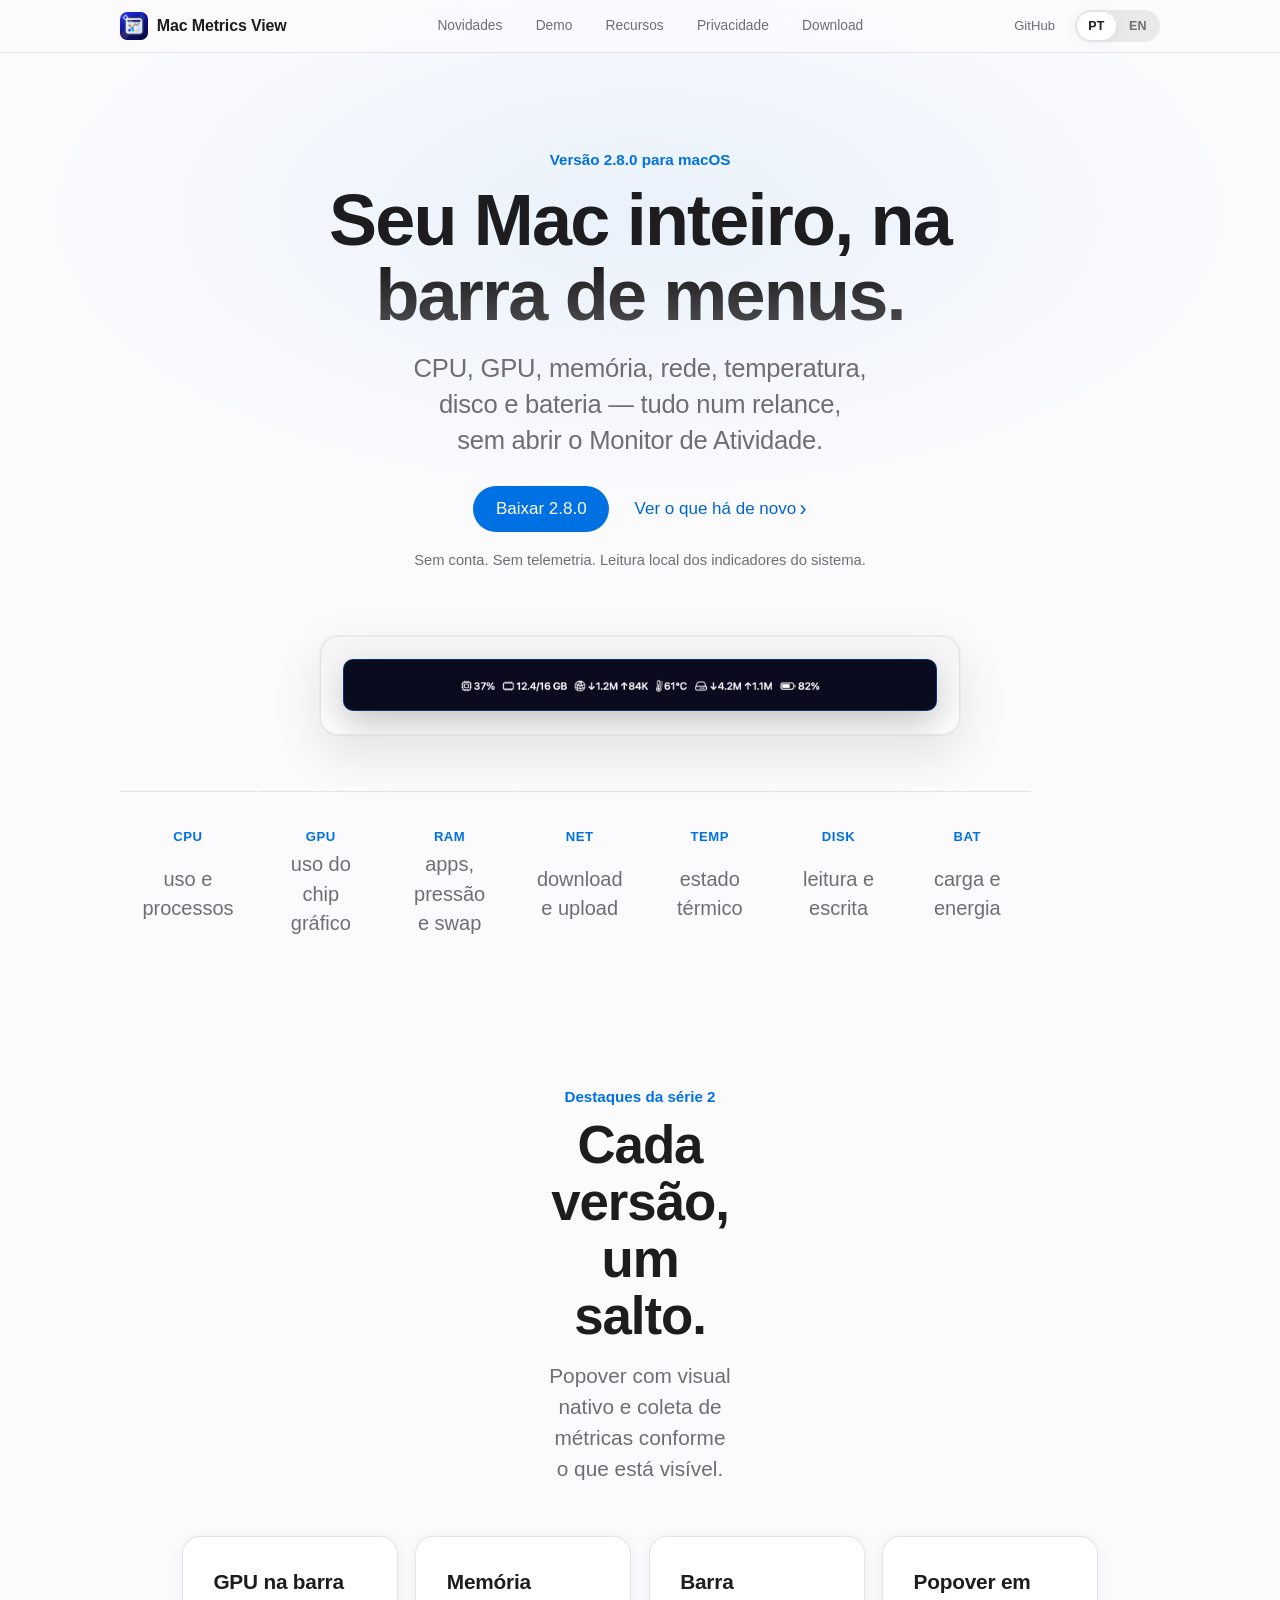
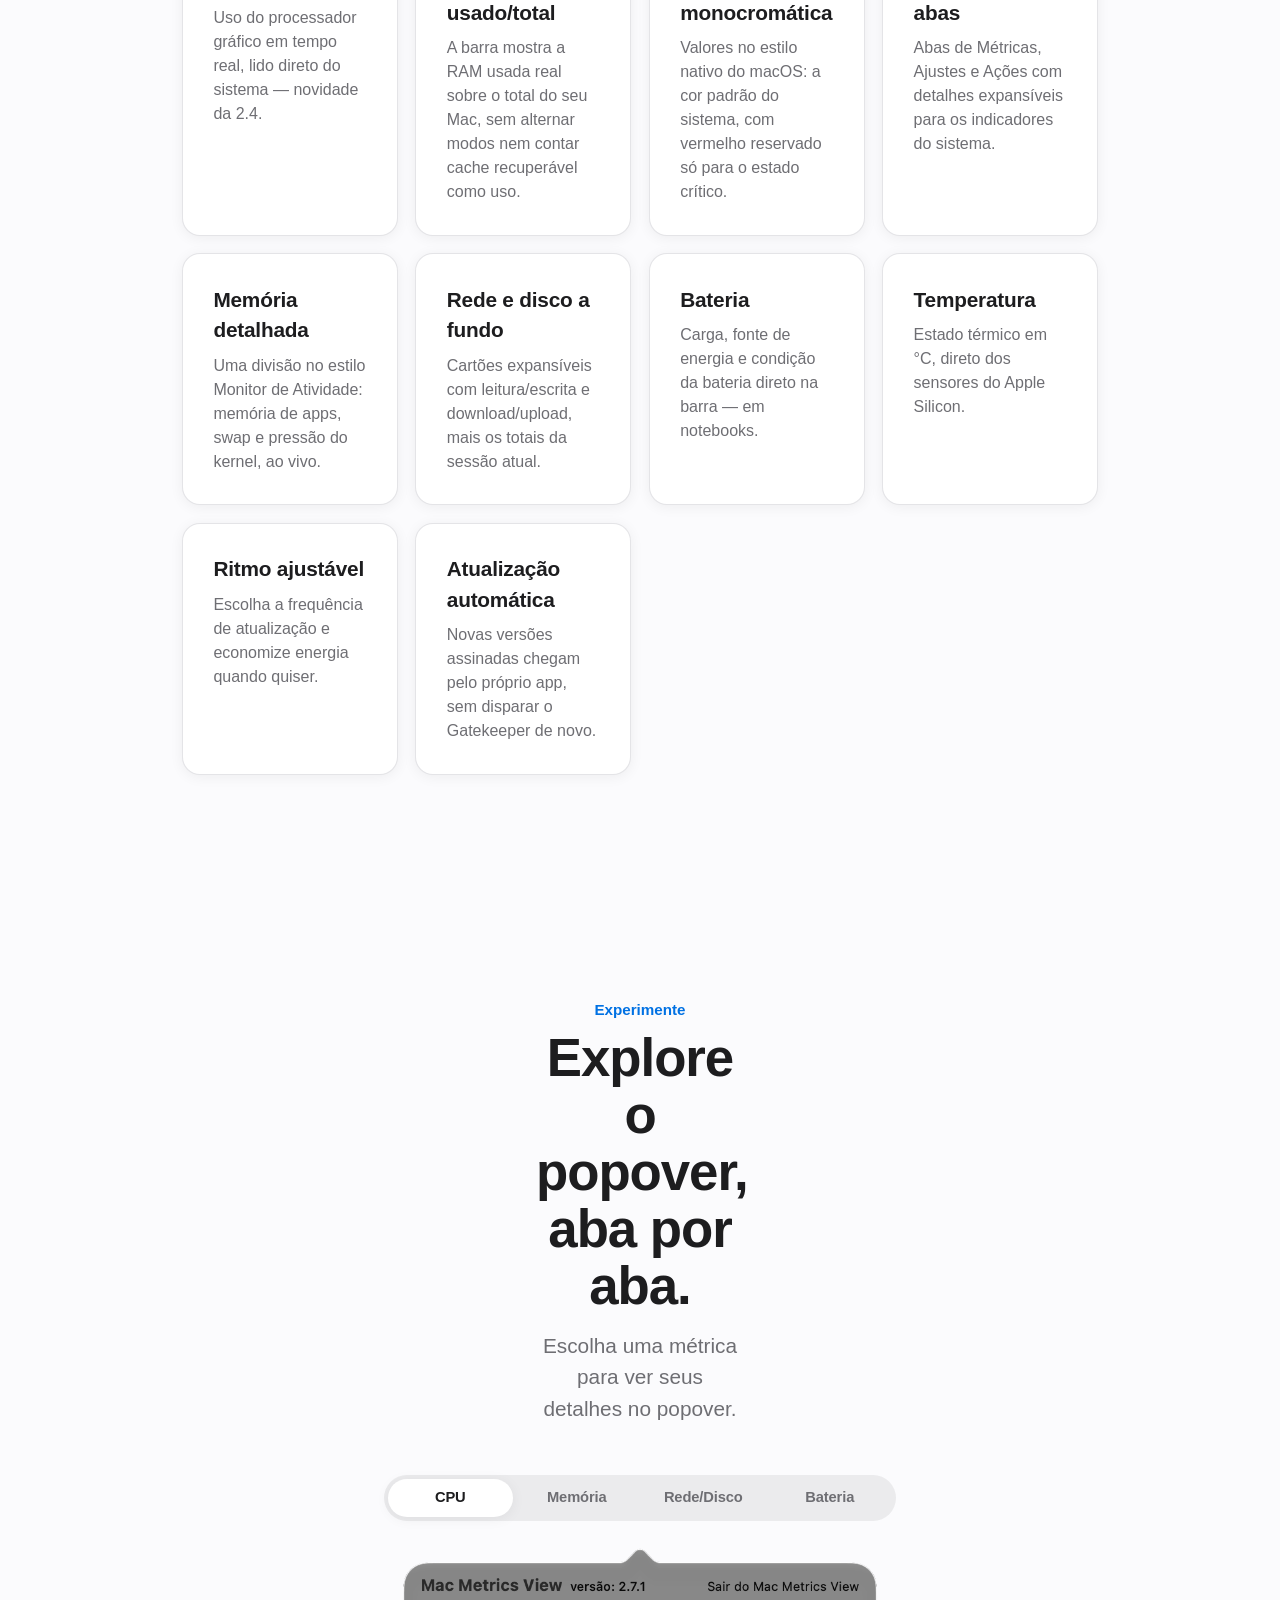
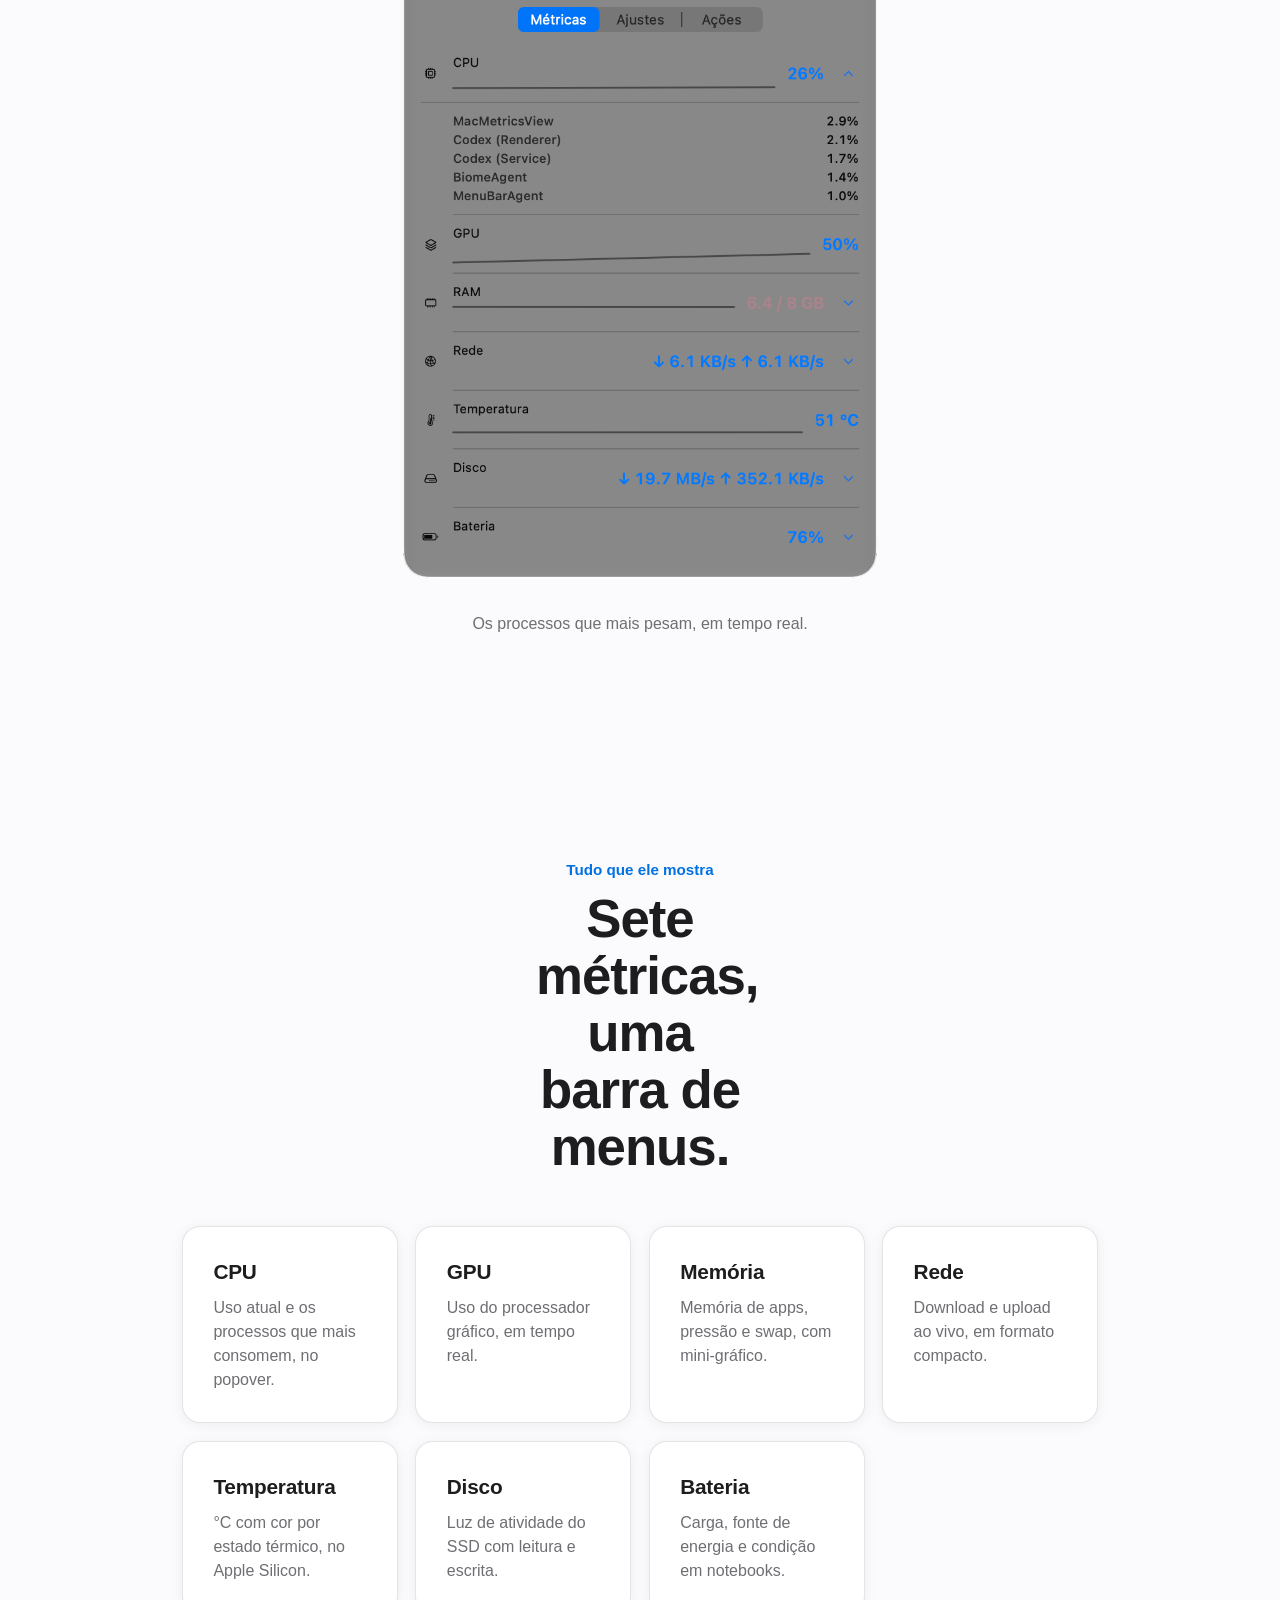
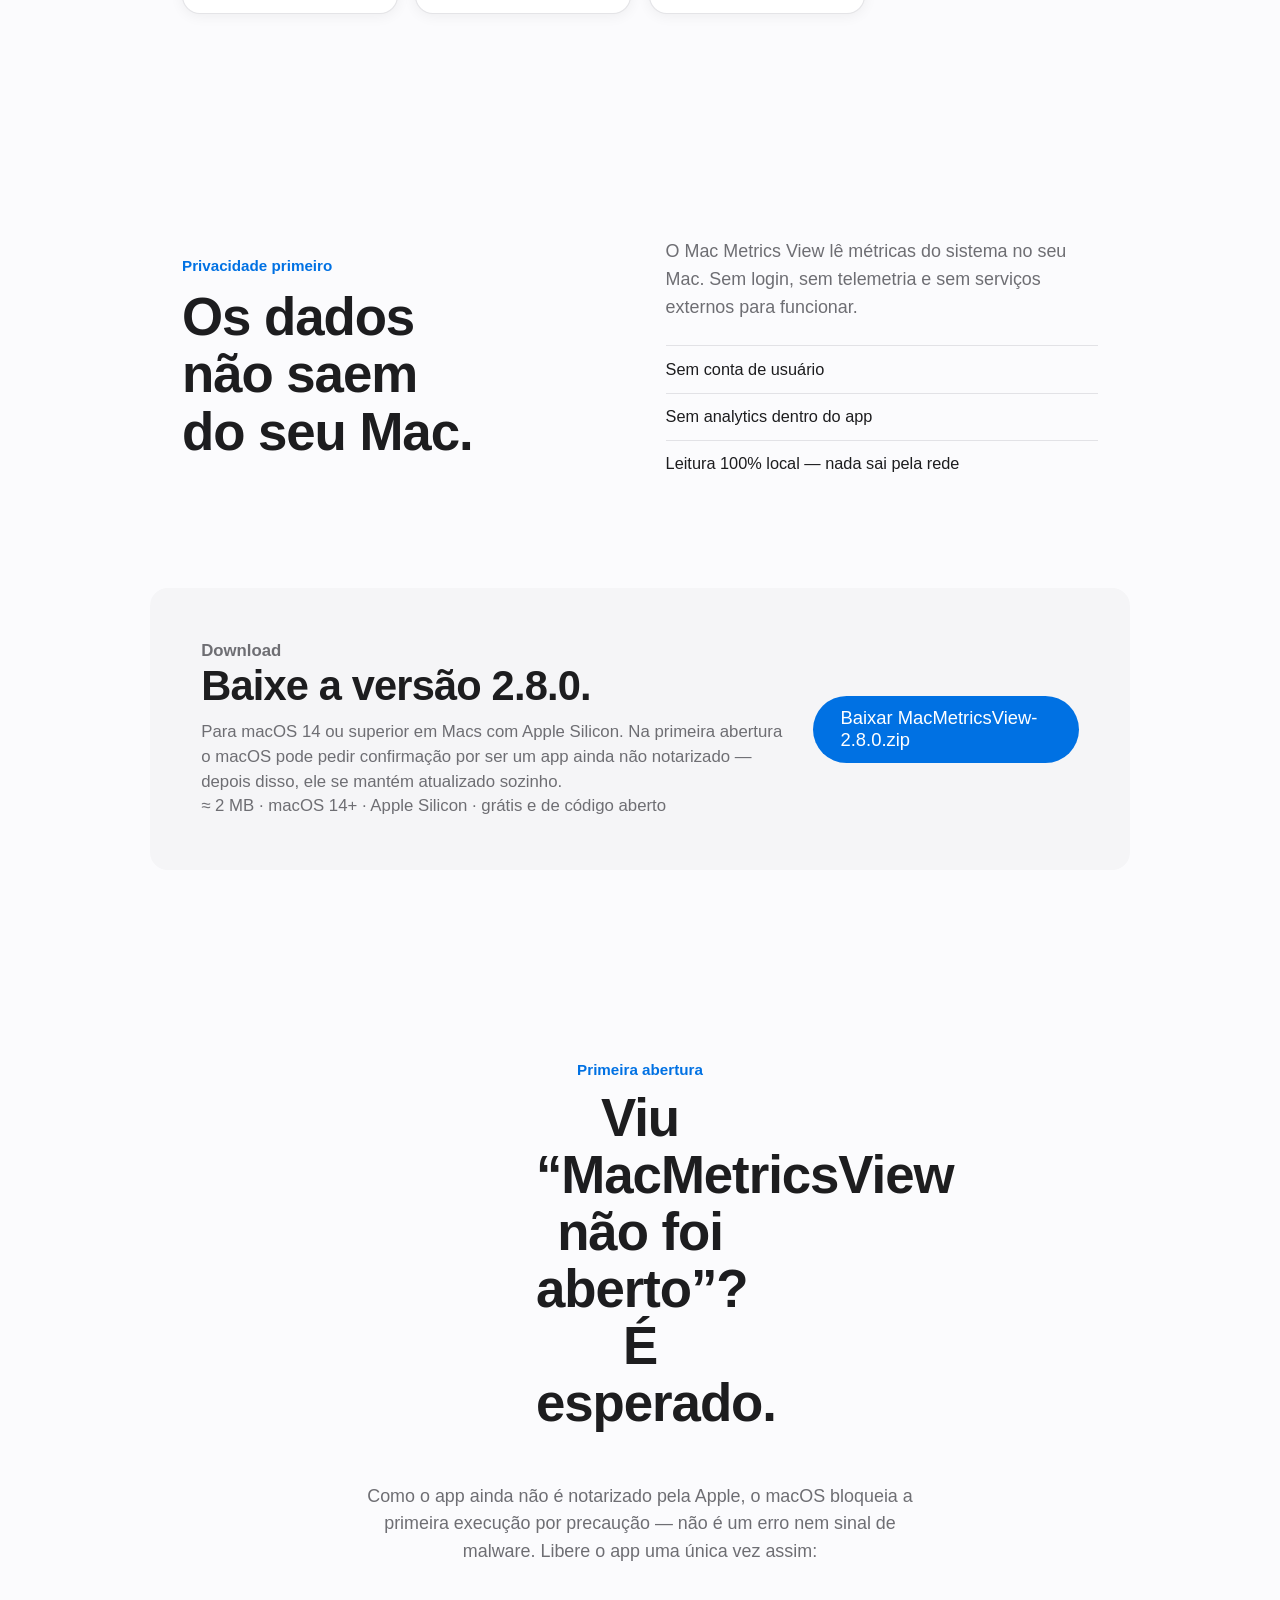
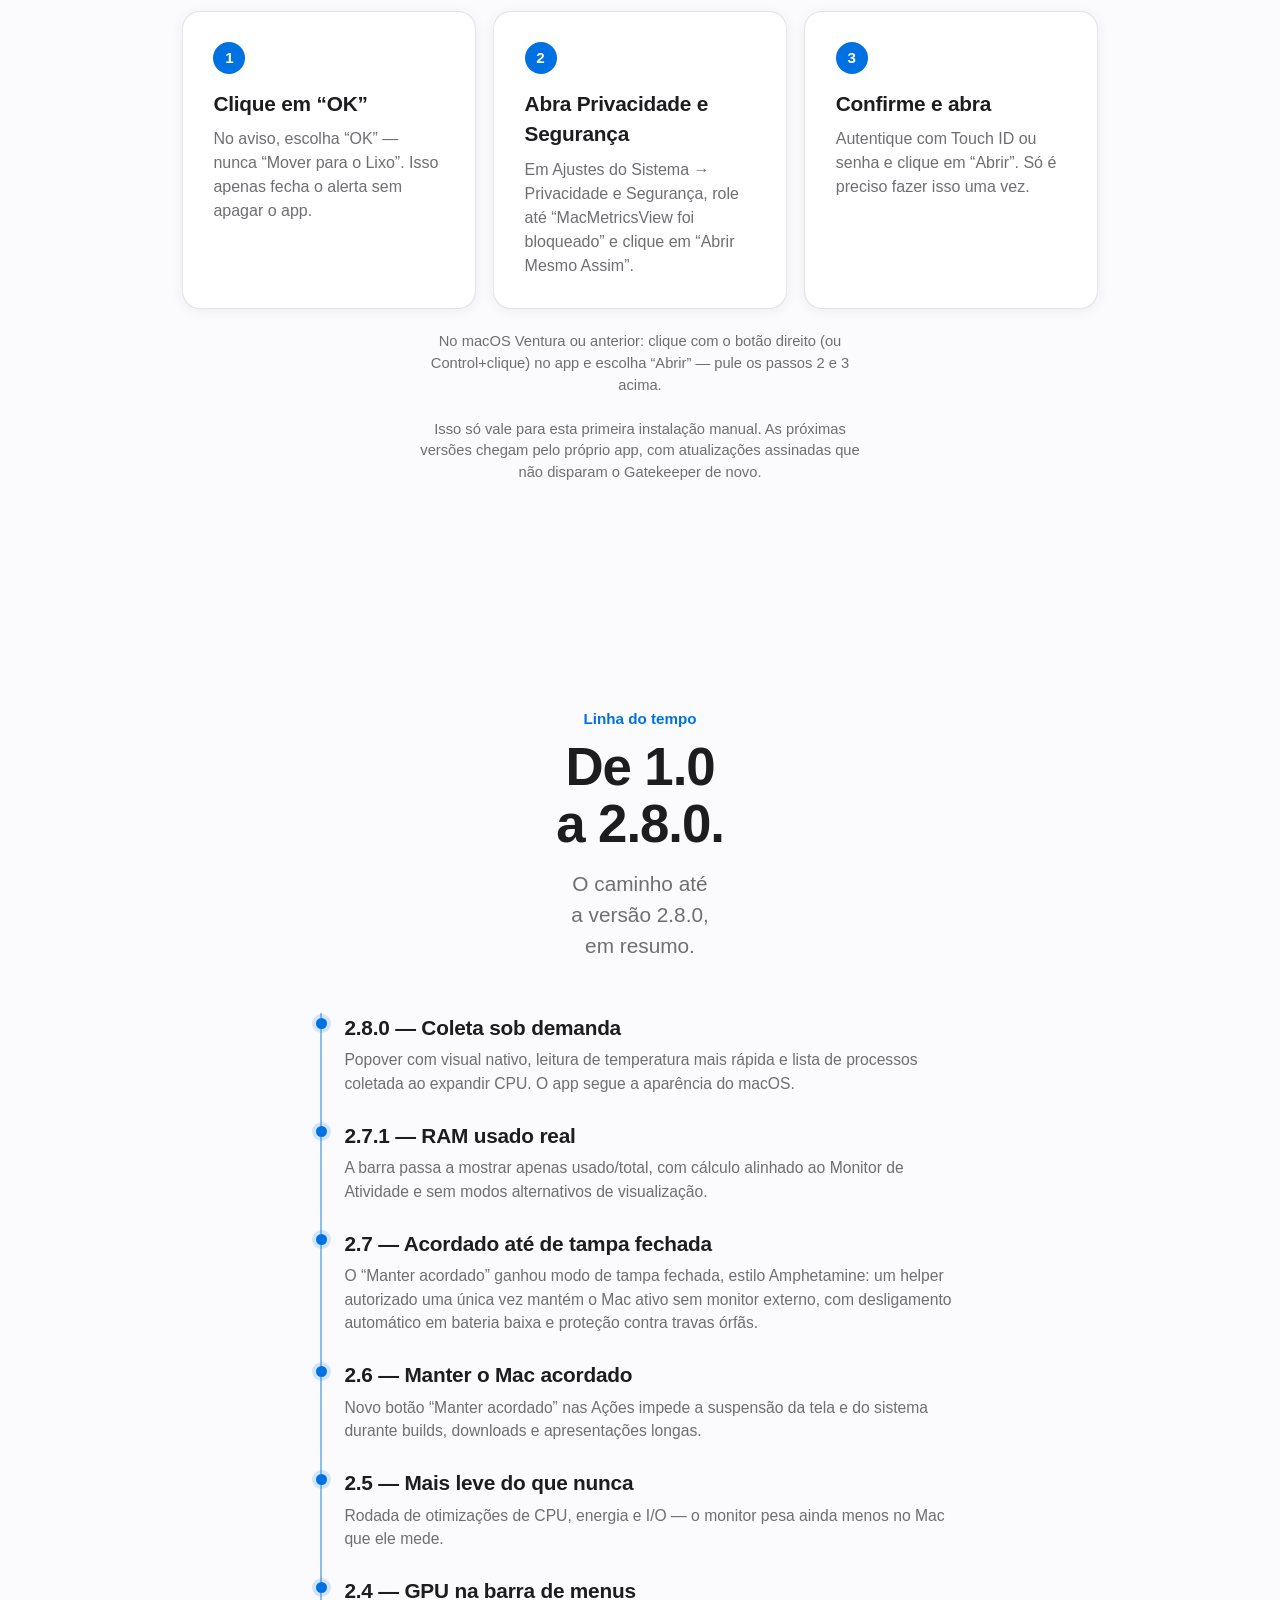
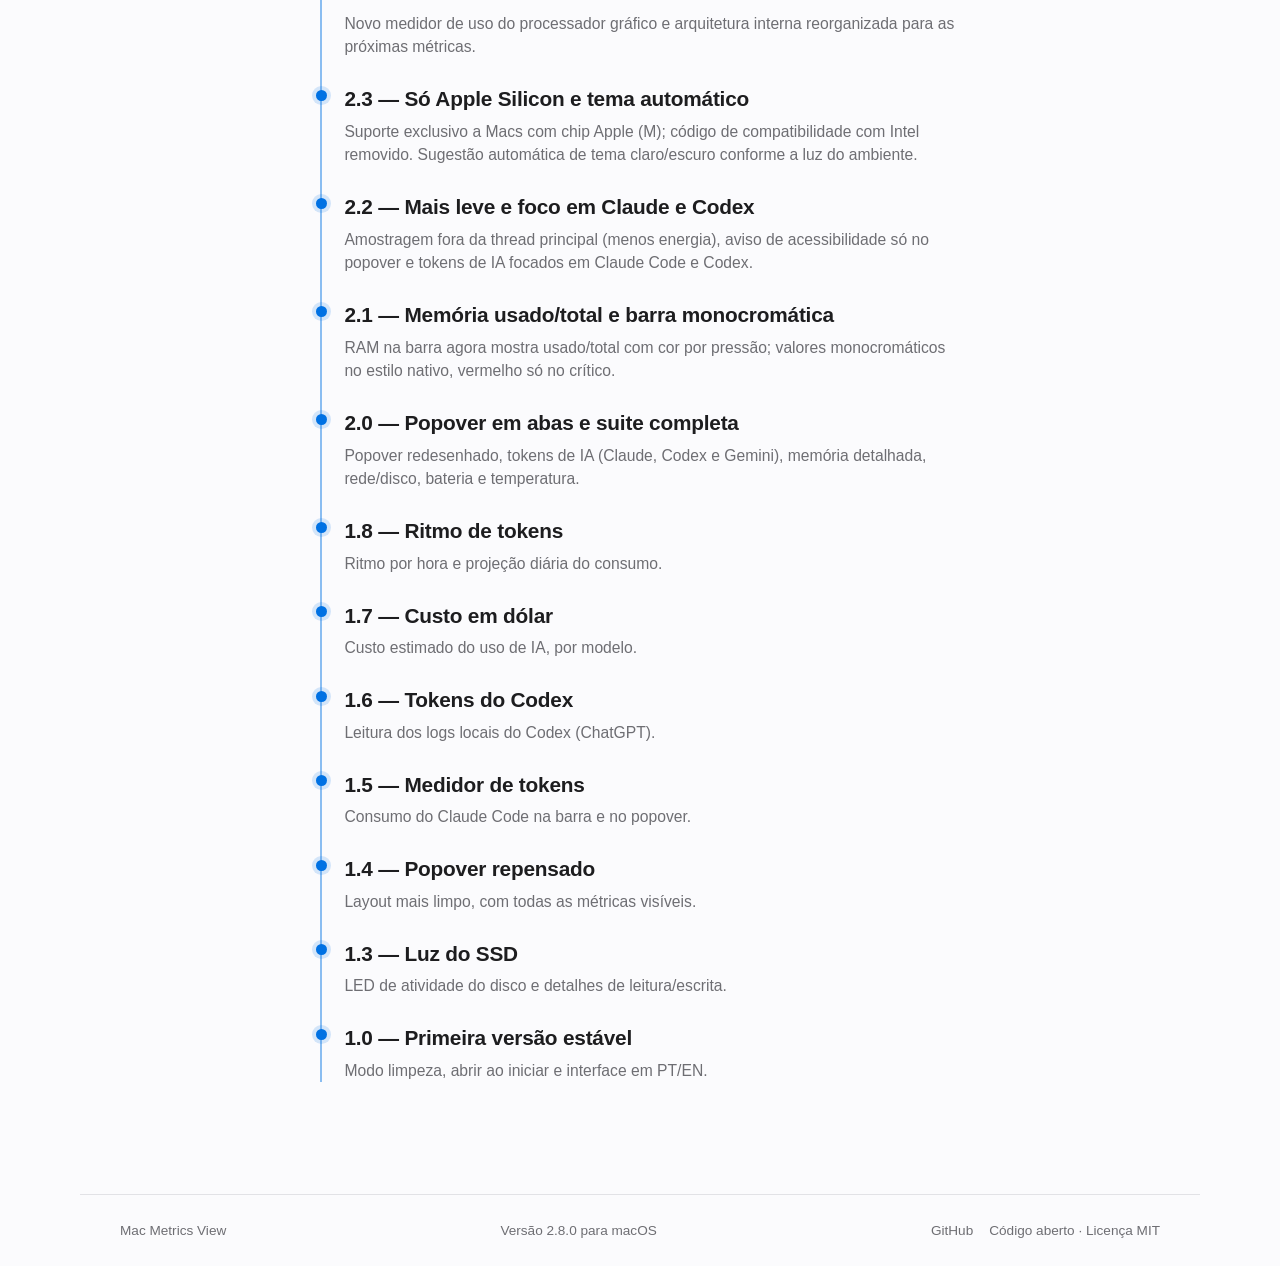
<file: docs/index.html>
<!doctype html>
<html lang="pt-BR">
  <head>
    <meta charset="utf-8">
    <meta name="viewport" content="width=device-width, initial-scale=1">
    <!-- Progressive-enhancement marker: scroll-reveal start-state is gated on
         html.js so content is never stuck hidden when JS is absent. -->
    <script>document.documentElement.classList.add("js");</script>
    <title>Mac Metrics View — CPU, GPU e RAM na barra de menus do macOS</title>
    <meta name="description" content="CPU, GPU, memória, rede, temperatura, disco e bateria na barra de menus do macOS. App nativo, gratuito e de código aberto — 100% local, sem telemetria.">
    <link rel="canonical" href="https://patrickonofre.github.io/mac-metrics-view/">
    <link rel="alternate" hreflang="pt-br" href="https://patrickonofre.github.io/mac-metrics-view/">
    <link rel="alternate" hreflang="en" href="https://patrickonofre.github.io/mac-metrics-view/en/">
    <link rel="alternate" hreflang="x-default" href="https://patrickonofre.github.io/mac-metrics-view/">
    <meta name="robots" content="index, follow, max-image-preview:large, max-snippet:-1">
    <meta name="author" content="Patrick Onofre">
    <meta name="theme-color" content="#0b0c10" media="(prefers-color-scheme: dark)">
    <meta name="theme-color" content="#ffffff" media="(prefers-color-scheme: light)">

    <!-- Open Graph -->
    <meta property="og:type" content="website">
    <meta property="og:site_name" content="Mac Metrics View">
    <meta property="og:url" content="https://patrickonofre.github.io/mac-metrics-view/">
    <meta property="og:title" content="Mac Metrics View 2.8.0 — métricas do Mac na barra de menus">
    <meta property="og:description" content="CPU, GPU, RAM, rede, temperatura, disco e bateria direto na barra de menus do macOS. Nativo, local e sem telemetria.">
    <meta property="og:image" content="https://patrickonofre.github.io/mac-metrics-view/assets/og-cover.png">
    <meta property="og:image:alt" content="Mac Metrics View — monitor de CPU, GPU, RAM, rede, temperatura, disco e bateria na barra de menus do macOS">
    <meta property="og:image:width" content="1200">
    <meta property="og:image:height" content="630">
    <meta property="og:locale" content="pt_BR">
    <meta property="og:locale:alternate" content="en_US">

    <!-- Twitter -->
    <meta name="twitter:card" content="summary_large_image">
    <meta name="twitter:title" content="Mac Metrics View 2.8.0 — métricas do Mac na barra de menus">
    <meta name="twitter:description" content="CPU, GPU, RAM, rede, temperatura, disco e bateria direto na barra de menus do macOS. Nativo, local e sem telemetria.">
    <meta name="twitter:image" content="https://patrickonofre.github.io/mac-metrics-view/assets/og-cover.png">

    <link rel="icon" href="assets/app-icon.png">
    <link rel="apple-touch-icon" href="assets/app-icon.png">
    <link rel="stylesheet" href="styles.css">
    <script src="i18n.js" defer></script>
    <script src="popover-demo.js" defer></script>

    <script type="application/ld+json">
    {
      "@context": "https://schema.org",
      "@type": "SoftwareApplication",
      "name": "Mac Metrics View",
      "operatingSystem": "macOS 14+",
      "applicationCategory": "UtilitiesApplication",
      "processorRequirements": "Apple Silicon (M1 or later)",
      "description": "App nativo para macOS que mostra CPU, GPU, memória, rede, temperatura, disco e bateria direto na barra de menus. Leitura local, sem conta e sem telemetria.",
      "url": "https://patrickonofre.github.io/mac-metrics-view/",
      "softwareVersion": "2.8.0",
      "datePublished": "2026-05-26",
      "dateModified": "2026-11-12",
      "fileSize": "2MB",
      "image": "https://patrickonofre.github.io/mac-metrics-view/assets/popover-cpu-light.png",
      "screenshot": "https://patrickonofre.github.io/mac-metrics-view/assets/popover-cpu-light.png",
      "inLanguage": ["pt-BR", "en"],
      "downloadUrl": "https://patrickonofre.github.io/mac-metrics-view/downloads/MacMetricsView-2.8.0.zip",
      "installUrl": "https://patrickonofre.github.io/mac-metrics-view/#download",
      "releaseNotes": "https://patrickonofre.github.io/mac-metrics-view/#timeline",
      "sameAs": "https://github.com/patrickonofre/mac-metrics-view",
      "isAccessibleForFree": true,
      "author": {
        "@type": "Person",
        "name": "Patrick Onofre",
        "url": "https://github.com/patrickonofre"
      },
      "offers": {
        "@type": "Offer",
        "price": "0",
        "priceCurrency": "BRL"
      }
    }
    </script>

    <script type="application/ld+json">
    {
      "@context": "https://schema.org",
      "@type": "FAQPage",
      "inLanguage": "pt-BR",
      "mainEntity": [
        {
          "@type": "Question",
          "name": "O Mac Metrics View é gratuito?",
          "acceptedAnswer": {
            "@type": "Answer",
            "text": "Sim. É gratuito, de código aberto, sem conta e sem compras dentro do app."
          }
        },
        {
          "@type": "Question",
          "name": "Quais Macs são compatíveis?",
          "acceptedAnswer": {
            "@type": "Answer",
            "text": "Macs com Apple Silicon (chip M1 ou mais recente) rodando macOS 14 (Sonoma) ou superior. A versão 2.2 foi a última com suporte a Macs Intel."
          }
        },
        {
          "@type": "Question",
          "name": "O app coleta meus dados?",
          "acceptedAnswer": {
            "@type": "Answer",
            "text": "Não. Toda a leitura de métricas é local, sem telemetria, sem conta e sem envio de dados pela rede."
          }
        },
        {
          "@type": "Question",
          "name": "Onde está o código?",
          "acceptedAnswer": {
            "@type": "Answer",
            "text": "O código, o histórico de releases e as instruções de build ficam no repositório do GitHub."
          }
        },
        {
          "@type": "Question",
          "name": "O Mac Metrics View se atualiza sozinho?",
          "acceptedAnswer": {
            "@type": "Answer",
            "text": "Sim. Novas versões são baixadas e instaladas com a sua confirmação, via Sparkle, sem precisar baixar o app de novo."
          }
        }
      ]
    }
    </script>
  </head>
  <body>
    <header class="topbar">
      <div class="topbar-inner">
        <a class="brand" href="#top" aria-label="Mac Metrics View">
          <img src="assets/app-icon.png" alt="" width="28" height="28">
          <span>Mac Metrics View</span>
        </a>
        <nav class="nav" aria-label="Navegação principal">
          <a href="#whatsnew" data-i18n="nav.whatsnew">Novidades</a>
          <a href="#demo" data-i18n="nav.demo">Demo</a>
          <a href="#features" data-i18n="nav.features">Recursos</a>
          <a href="#privacy" data-i18n="nav.privacy">Privacidade</a>
          <a href="#download" data-i18n="nav.download">Download</a>
        </nav>
        <span class="nav-cross">
          <a href="https://github.com/patrickonofre/mac-metrics-view" data-i18n="footer.github">GitHub</a>
        </span>
        <div class="lang-switch" role="group" aria-label="Idioma / Language">
          <button type="button" data-lang-option="pt" aria-pressed="true">PT</button>
          <button type="button" data-lang-option="en" aria-pressed="false">EN</button>
        </div>
      </div>
    </header>

    <main id="top">
      <section class="hero">
        <p class="eyebrow" data-i18n="hero.eyebrow">Versão 2.8.0 para macOS</p>
        <h1 data-i18n="hero.title">Seu Mac inteiro, na barra de menus.</h1>
        <p class="lede" data-i18n="hero.lede">
          CPU, GPU, memória, rede, temperatura, disco e bateria — tudo num relance, sem abrir o Monitor de Atividade.
        </p>
        <div class="actions" aria-label="Acoes principais">
          <a class="button primary" href="downloads/MacMetricsView-2.8.0.zip" download data-i18n="hero.cta">Baixar 2.8.0</a>
          <a class="link-cta" href="#whatsnew"><span data-i18n="hero.secondary">Ver o que há de novo</span> <span aria-hidden="true">&rsaquo;</span></a>
        </div>
        <p class="note" data-i18n="hero.note">Sem conta. Sem telemetria. Leitura local dos indicadores do sistema.</p>

        <div class="hero-visual" aria-label="Previa do Mac Metrics View">
          <div class="menu-bar-shot">
            <img src="assets/menu-bar-2.0.png" width="744" height="64" decoding="async" fetchpriority="high" data-i18n-alt="hero.altMenu" alt="Mac Metrics View na barra de menus do macOS mostrando CPU, RAM, rede, temperatura, disco e bateria">
          </div>
        </div>
      </section>

      <section class="metrics-strip" aria-label="Metricas exibidas">
        <div><span class="metric-label">CPU</span><strong data-i18n="metric.cpu">uso e processos</strong></div>
        <div><span class="metric-label">GPU</span><strong data-i18n="metric.gpu">uso do chip gráfico</strong></div>
        <div><span class="metric-label">RAM</span><strong data-i18n="metric.ram">apps, pressão e swap</strong></div>
        <div><span class="metric-label">NET</span><strong data-i18n="metric.net">download e upload</strong></div>
        <div><span class="metric-label">TEMP</span><strong data-i18n="metric.temp">estado térmico</strong></div>
        <div><span class="metric-label">DISK</span><strong data-i18n="metric.disk">leitura e escrita</strong></div>
        <div><span class="metric-label">BAT</span><strong data-i18n="metric.bat">carga e energia</strong></div>
      </section>

      <section class="section reveal-init" id="whatsnew">
        <div class="section-heading">
          <p class="eyebrow" data-i18n="highlights.eyebrow">Destaques da série 2</p>
          <h2 data-i18n="highlights.title">Cada versão, um salto.</h2>
          <p class="section-lede" data-i18n="highlights.lede">Popover com visual nativo e coleta de métricas conforme o que está visível.</p>
        </div>
        <div class="highlight-grid">
          <article class="card"><h3 data-i18n="highlights.gpuTitle">GPU na barra</h3><p data-i18n="highlights.gpuBody"></p></article>
          <article class="card"><h3 data-i18n="highlights.usedtotalTitle">Memória usado/total</h3><p data-i18n="highlights.usedtotalBody"></p></article>
          <article class="card"><h3 data-i18n="highlights.monoTitle">Barra monocromática</h3><p data-i18n="highlights.monoBody"></p></article>
          <article class="card"><h3 data-i18n="highlights.popoverTitle">Popover em abas</h3><p data-i18n="highlights.popoverBody"></p></article>
          <article class="card"><h3 data-i18n="highlights.ramTitle">Memória detalhada</h3><p data-i18n="highlights.ramBody"></p></article>
          <article class="card"><h3 data-i18n="highlights.netdiskTitle">Rede e disco a fundo</h3><p data-i18n="highlights.netdiskBody"></p></article>
          <article class="card"><h3 data-i18n="highlights.batteryTitle">Bateria</h3><p data-i18n="highlights.batteryBody"></p></article>
          <article class="card"><h3 data-i18n="highlights.tempTitle">Temperatura</h3><p data-i18n="highlights.tempBody"></p></article>
          <article class="card"><h3 data-i18n="highlights.rateTitle">Ritmo ajustável</h3><p data-i18n="highlights.rateBody"></p></article>
          <article class="card"><h3 data-i18n="highlights.updateTitle">Atualização automática</h3><p data-i18n="highlights.updateBody"></p></article>
        </div>
      </section>

      <section class="section reveal-init" id="demo">
        <div class="section-heading">
          <p class="eyebrow" data-i18n="demo.eyebrow">Experimente</p>
          <h2 id="demo-title" data-i18n="demo.title">Explore o popover, aba por aba.</h2>
          <p class="section-lede" data-i18n="demo.lede">Escolha uma métrica para ver seus detalhes no popover.</p>
        </div>

        <div class="popover-demo" data-popover-demo>
          <div class="popover-tablist" role="tablist" aria-labelledby="demo-title">
            <button class="popover-tab" role="tab" id="tab-cpu" aria-controls="panel-cpu" aria-selected="true" tabindex="0" data-i18n="demo.tabCPU">CPU</button>
            <button class="popover-tab" role="tab" id="tab-ram" aria-controls="panel-ram" aria-selected="false" tabindex="-1" data-i18n="demo.tabRAM">Memória</button>
            <button class="popover-tab" role="tab" id="tab-net" aria-controls="panel-net" aria-selected="false" tabindex="-1" data-i18n="demo.tabNet">Rede/Disco</button>
            <button class="popover-tab" role="tab" id="tab-battery" aria-controls="panel-battery" aria-selected="false" tabindex="-1" data-i18n="demo.tabBattery">Bateria</button>
          </div>

          <div class="popover-panel" role="tabpanel" id="panel-cpu" aria-labelledby="tab-cpu">
            <picture>
              <source media="(prefers-color-scheme: dark)" srcset="assets/popover-cpu-dark.png">
              <img class="popover-shot" width="406" height="520" decoding="async" src="assets/popover-cpu-light.png" data-i18n-alt="demo.altCPU" alt="Aba CPU do popover mostrando o uso atual e os principais processos">
            </picture>
            <p class="demo-desc" data-i18n="demo.descCPU">Os processos que mais pesam, em tempo real.</p>
          </div>

          <div class="popover-panel" role="tabpanel" id="panel-ram" aria-labelledby="tab-ram" hidden>
            <picture>
              <source media="(prefers-color-scheme: dark)" data-srcset="assets/popover-ram-dark.png">
              <img class="popover-shot" width="406" height="535" decoding="async" loading="lazy" data-src="assets/popover-ram-light.png" data-i18n-alt="demo.altRAM" alt="Aba de memória mostrando a divisão de apps, swap e pressão do kernel">
            </picture>
            <p class="demo-desc" data-i18n="demo.descRAM">Apps, swap e pressão do kernel, no estilo Monitor de Atividade.</p>
          </div>

          <div class="popover-panel" role="tabpanel" id="panel-net" aria-labelledby="tab-net" hidden>
            <picture>
              <source media="(prefers-color-scheme: dark)" data-srcset="assets/popover-netdisk-dark.png">
              <img class="popover-shot" width="406" height="640" decoding="async" loading="lazy" data-src="assets/popover-netdisk-light.png" data-i18n-alt="demo.altNet" alt="Aba de rede e disco com leitura/escrita, download/upload e totais da sessão">
            </picture>
            <p class="demo-desc" data-i18n="demo.descNet">Leitura/escrita e download/upload, com totais da sessão.</p>
          </div>

          <div class="popover-panel" role="tabpanel" id="panel-battery" aria-labelledby="tab-battery" hidden>
            <picture>
              <source media="(prefers-color-scheme: dark)" data-srcset="assets/popover-ai-dark.png">
              <img class="popover-shot" width="406" height="505" decoding="async" loading="lazy" data-src="assets/popover-ai-light.png" data-i18n-alt="demo.altBattery" alt="Popover com detalhes de carga, autonomia e ciclos da bateria">
            </picture>
            <p class="demo-desc" data-i18n="demo.descBattery">Carga, autonomia e ciclos da bateria.</p>
          </div>
        </div>
      </section>

      <section class="section reveal-init" id="features">
        <div class="section-heading">
          <p class="eyebrow" data-i18n="features.eyebrow">Tudo que ele mostra</p>
          <h2 data-i18n="features.title">Sete métricas, uma barra de menus.</h2>
        </div>
        <div class="feature-grid">
          <article class="card"><h3 data-i18n="features.cpuTitle">CPU</h3><p data-i18n="features.cpuBody"></p></article>
          <article class="card"><h3 data-i18n="features.gpuTitle">GPU</h3><p data-i18n="features.gpuBody"></p></article>
          <article class="card"><h3 data-i18n="features.ramTitle">Memória</h3><p data-i18n="features.ramBody"></p></article>
          <article class="card"><h3 data-i18n="features.netTitle">Rede</h3><p data-i18n="features.netBody"></p></article>
          <article class="card"><h3 data-i18n="features.tempTitle">Temperatura</h3><p data-i18n="features.tempBody"></p></article>
          <article class="card"><h3 data-i18n="features.diskTitle">Disco</h3><p data-i18n="features.diskBody"></p></article>
          <article class="card"><h3 data-i18n="features.batteryTitle">Bateria</h3><p data-i18n="features.batteryBody"></p></article>
        </div>
      </section>

      <section class="section split reveal-init" id="privacy">
        <div>
          <p class="eyebrow" data-i18n="privacy.eyebrow">Privacidade primeiro</p>
          <h2 data-i18n="privacy.title">Os dados não saem do seu Mac.</h2>
        </div>
        <div class="copy-block">
          <p data-i18n="privacy.body">
            O Mac Metrics View lê métricas do sistema no seu Mac. Sem login, sem telemetria e sem serviços externos para funcionar.
          </p>
          <ul>
            <li data-i18n="privacy.li1">Sem conta de usuário</li>
            <li data-i18n="privacy.li2">Sem analytics dentro do app</li>
            <li data-i18n="privacy.li3">Leitura 100% local — nada sai pela rede</li>
          </ul>
        </div>
      </section>

      <section class="download-panel reveal-init" id="download">
        <div>
          <p class="eyebrow" data-i18n="download.eyebrow">Download</p>
          <h2 data-i18n="download.title">Baixe a versão 2.8.0.</h2>
          <p data-i18n="download.body">
            Para macOS 14 ou superior em Macs com Apple Silicon. Na primeira abertura o macOS pode pedir confirmação por ser um app ainda não notarizado — depois disso, ele se mantém atualizado sozinho.
          </p>
          <p class="download-meta" data-i18n="download.meta">≈ 2 MB · macOS 14+ · Apple Silicon · grátis e de código aberto</p>
        </div>
        <a class="button primary large" href="downloads/MacMetricsView-2.8.0.zip" download data-i18n="download.cta">Baixar MacMetricsView-2.8.0.zip</a>
      </section>

      <section class="section reveal-init" id="firstrun">
        <div class="section-heading">
          <p class="eyebrow" data-i18n="firstrun.eyebrow">Primeira abertura</p>
          <h2 data-i18n="firstrun.title">Viu “MacMetricsView não foi aberto”? É esperado.</h2>
        </div>
        <p class="firstrun-lede" data-i18n="firstrun.body">
          Como o app ainda não é notarizado pela Apple, o macOS bloqueia a primeira execução por precaução — não é um erro nem sinal de malware. Libere o app uma única vez assim:
        </p>
        <ol class="steps">
          <li class="card step">
            <span class="step-num" aria-hidden="true">1</span>
            <h3 data-i18n="firstrun.s1Title">Clique em “OK”</h3>
            <p data-i18n="firstrun.s1Body">No aviso, escolha “OK” — nunca “Mover para o Lixo”. Isso apenas fecha o alerta sem apagar o app.</p>
          </li>
          <li class="card step">
            <span class="step-num" aria-hidden="true">2</span>
            <h3 data-i18n="firstrun.s2Title">Abra Privacidade e Segurança</h3>
            <p data-i18n="firstrun.s2Body">Em Ajustes do Sistema → Privacidade e Segurança, role até “MacMetricsView foi bloqueado” e clique em “Abrir Mesmo Assim”.</p>
          </li>
          <li class="card step">
            <span class="step-num" aria-hidden="true">3</span>
            <h3 data-i18n="firstrun.s3Title">Confirme e abra</h3>
            <p data-i18n="firstrun.s3Body">Autentique com Touch ID ou senha e clique em “Abrir”. Só é preciso fazer isso uma vez.</p>
          </li>
        </ol>
        <p class="firstrun-alt" data-i18n="firstrun.alt">
          No macOS Ventura ou anterior: clique com o botão direito (ou Control+clique) no app e escolha “Abrir” — pule os passos 2 e 3 acima.
        </p>
        <p class="firstrun-alt" data-i18n="firstrun.update">
          Isso só vale para esta primeira instalação manual. As próximas versões chegam pelo próprio app, com atualizações assinadas que não disparam o Gatekeeper de novo.
        </p>
      </section>

      <section class="section reveal-init" id="timeline">
        <div class="section-heading">
          <p class="eyebrow" data-i18n="timeline.eyebrow">Linha do tempo</p>
          <h2 data-i18n="timeline.title">De 1.0 a 2.8.0.</h2>
          <p class="section-lede" data-i18n="timeline.lede">O caminho até a versão 2.8.0, em resumo.</p>
        </div>
        <ol class="timeline">
          <li class="timeline-item"><h3 data-i18n="timeline.v280Title">2.8.0 — Coleta sob demanda</h3><p data-i18n="timeline.v280Body"></p></li>
          <li class="timeline-item"><h3 data-i18n="timeline.v271Title">2.7.1 — RAM usado real</h3><p data-i18n="timeline.v271Body"></p></li>
          <li class="timeline-item"><h3 data-i18n="timeline.v27Title">2.7 — Acordado até de tampa fechada</h3><p data-i18n="timeline.v27Body"></p></li>
          <li class="timeline-item"><h3 data-i18n="timeline.v26Title">2.6 — Manter o Mac acordado</h3><p data-i18n="timeline.v26Body"></p></li>
          <li class="timeline-item"><h3 data-i18n="timeline.v25Title">2.5 — Mais leve do que nunca</h3><p data-i18n="timeline.v25Body"></p></li>
          <li class="timeline-item"><h3 data-i18n="timeline.v24Title">2.4 — GPU na barra de menus</h3><p data-i18n="timeline.v24Body"></p></li>
          <li class="timeline-item"><h3 data-i18n="timeline.v23Title">2.3 — Só Apple Silicon e tema automático</h3><p data-i18n="timeline.v23Body"></p></li>
          <li class="timeline-item"><h3 data-i18n="timeline.v22Title">2.2 — Mais leve e foco em Claude e Codex</h3><p data-i18n="timeline.v22Body"></p></li>
          <li class="timeline-item"><h3 data-i18n="timeline.v21Title">2.1 — Memória usado/total e barra monocromática</h3><p data-i18n="timeline.v21Body"></p></li>
          <li class="timeline-item"><h3 data-i18n="timeline.v20Title">2.0 — Popover em abas e suite completa</h3><p data-i18n="timeline.v20Body"></p></li>
          <li class="timeline-item"><h3 data-i18n="timeline.v18Title">1.8 — Ritmo de tokens</h3><p data-i18n="timeline.v18Body"></p></li>
          <li class="timeline-item"><h3 data-i18n="timeline.v17Title">1.7 — Custo em dólar</h3><p data-i18n="timeline.v17Body"></p></li>
          <li class="timeline-item"><h3 data-i18n="timeline.v16Title">1.6 — Tokens do Codex</h3><p data-i18n="timeline.v16Body"></p></li>
          <li class="timeline-item"><h3 data-i18n="timeline.v15Title">1.5 — Medidor de tokens</h3><p data-i18n="timeline.v15Body"></p></li>
          <li class="timeline-item"><h3 data-i18n="timeline.v14Title">1.4 — Popover repensado</h3><p data-i18n="timeline.v14Body"></p></li>
          <li class="timeline-item"><h3 data-i18n="timeline.v13Title">1.3 — Luz do SSD</h3><p data-i18n="timeline.v13Body"></p></li>
          <li class="timeline-item"><h3 data-i18n="timeline.v10Title">1.0 — Primeira versão estável</h3><p data-i18n="timeline.v10Body"></p></li>
        </ol>
      </section>

    </main>

    <footer class="footer">
      <span>Mac Metrics View</span>
      <span data-i18n="footer.tagline">Versão 2.8.0 para macOS</span>
      <span class="footer-links">
        <a href="https://github.com/patrickonofre/mac-metrics-view" data-i18n="footer.github">GitHub</a>
        <span data-i18n="footer.rights">Código aberto · Licença MIT</span>
      </span>
    </footer>

    <!-- Sticky download CTA — persistent on scroll, hidden near the hero/download
         panel by popover-demo.js so it never doubles up the primary action. -->
    <a class="sticky-cta" href="downloads/MacMetricsView-2.8.0.zip" download data-sticky-cta>
      <span class="sticky-cta-label" data-i18n="sticky.label">Mac Metrics View 2.8.0</span>
      <span class="sticky-cta-button" data-i18n="sticky.cta">Baixar</span>
    </a>
  </body>
</html>
</file>
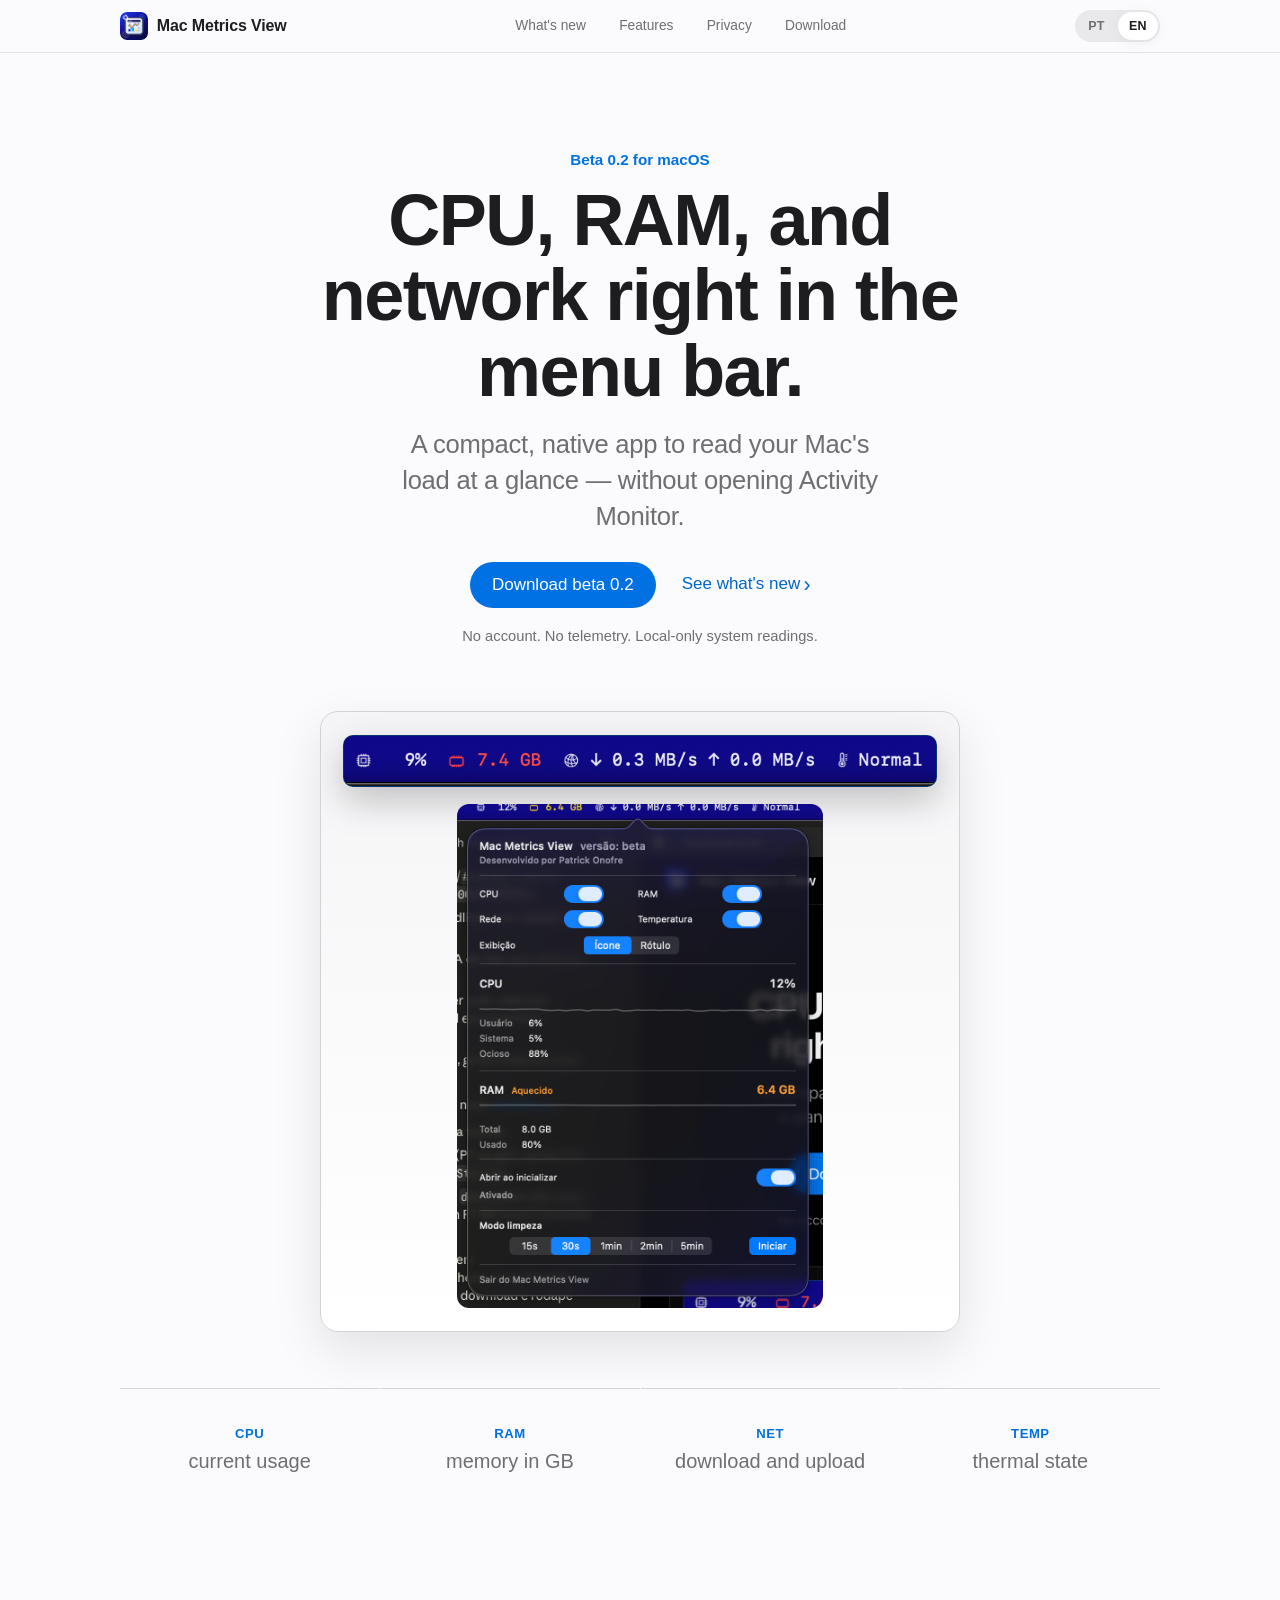
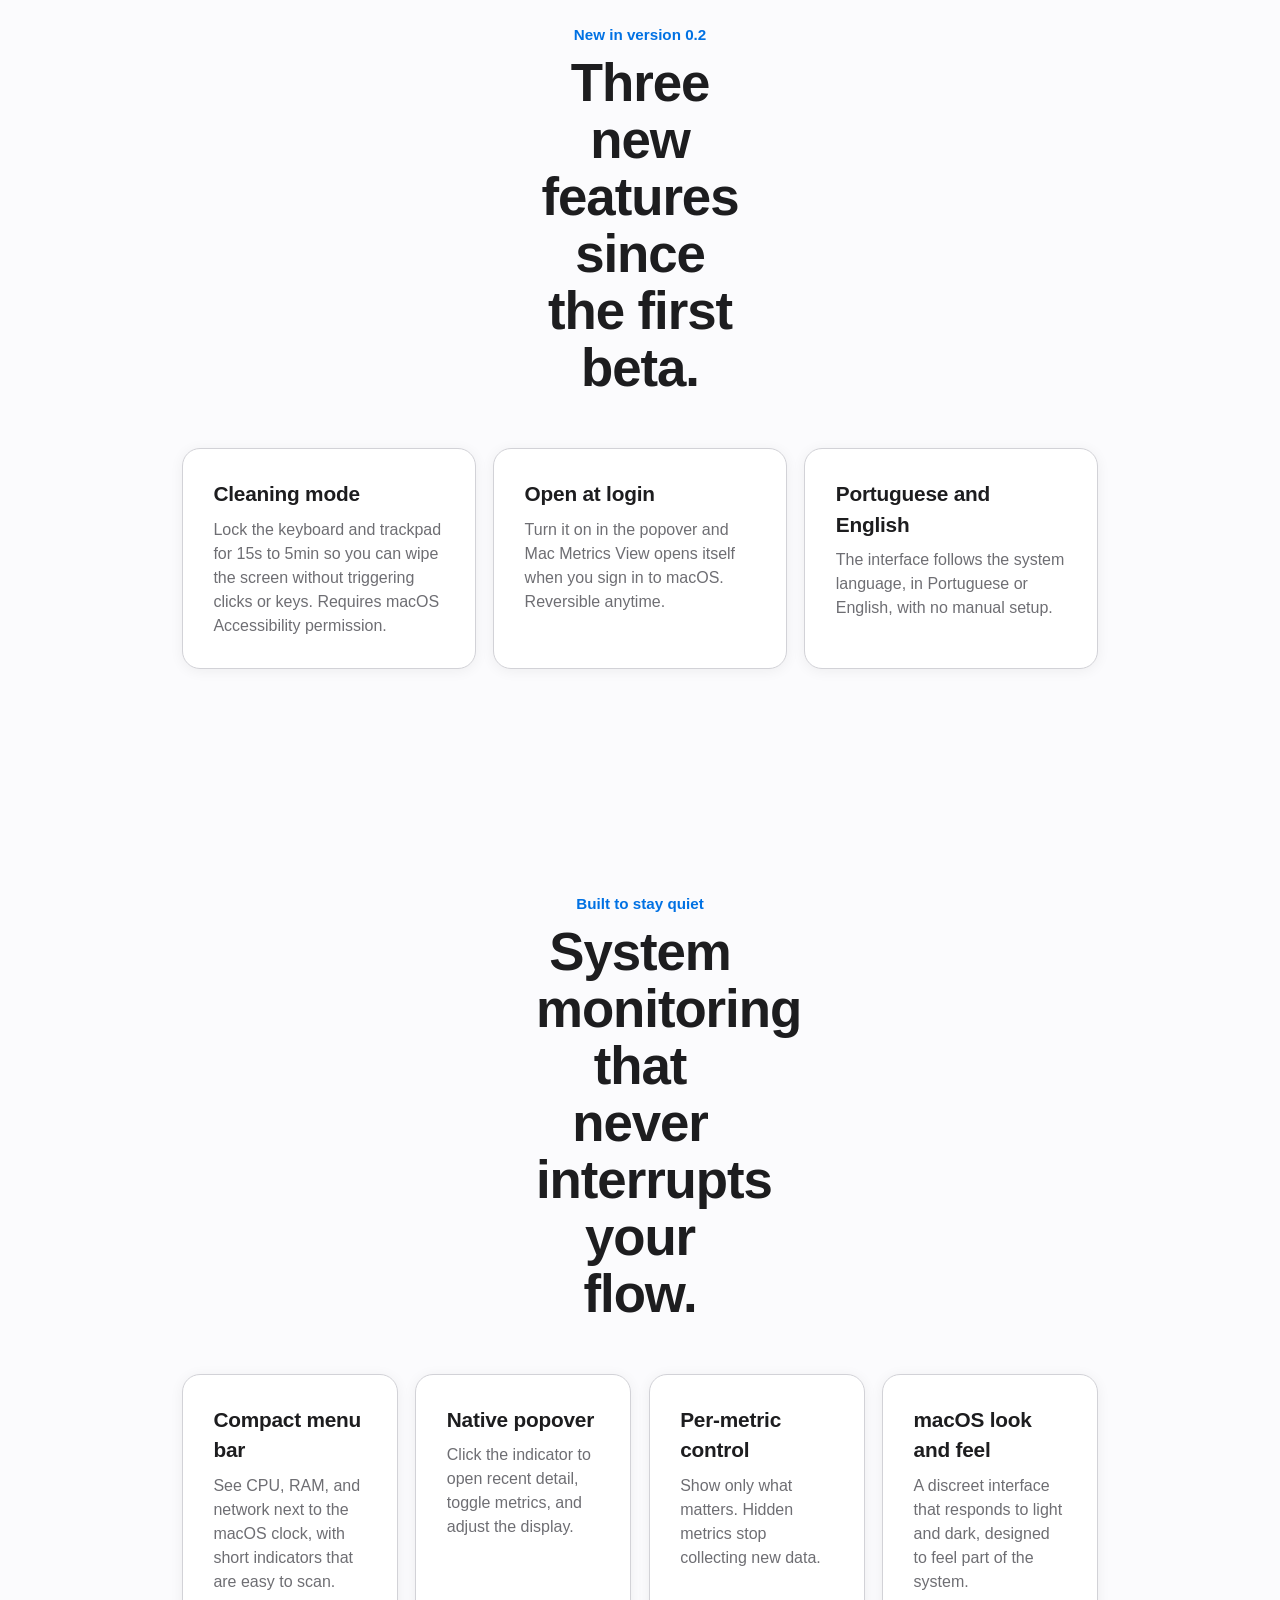
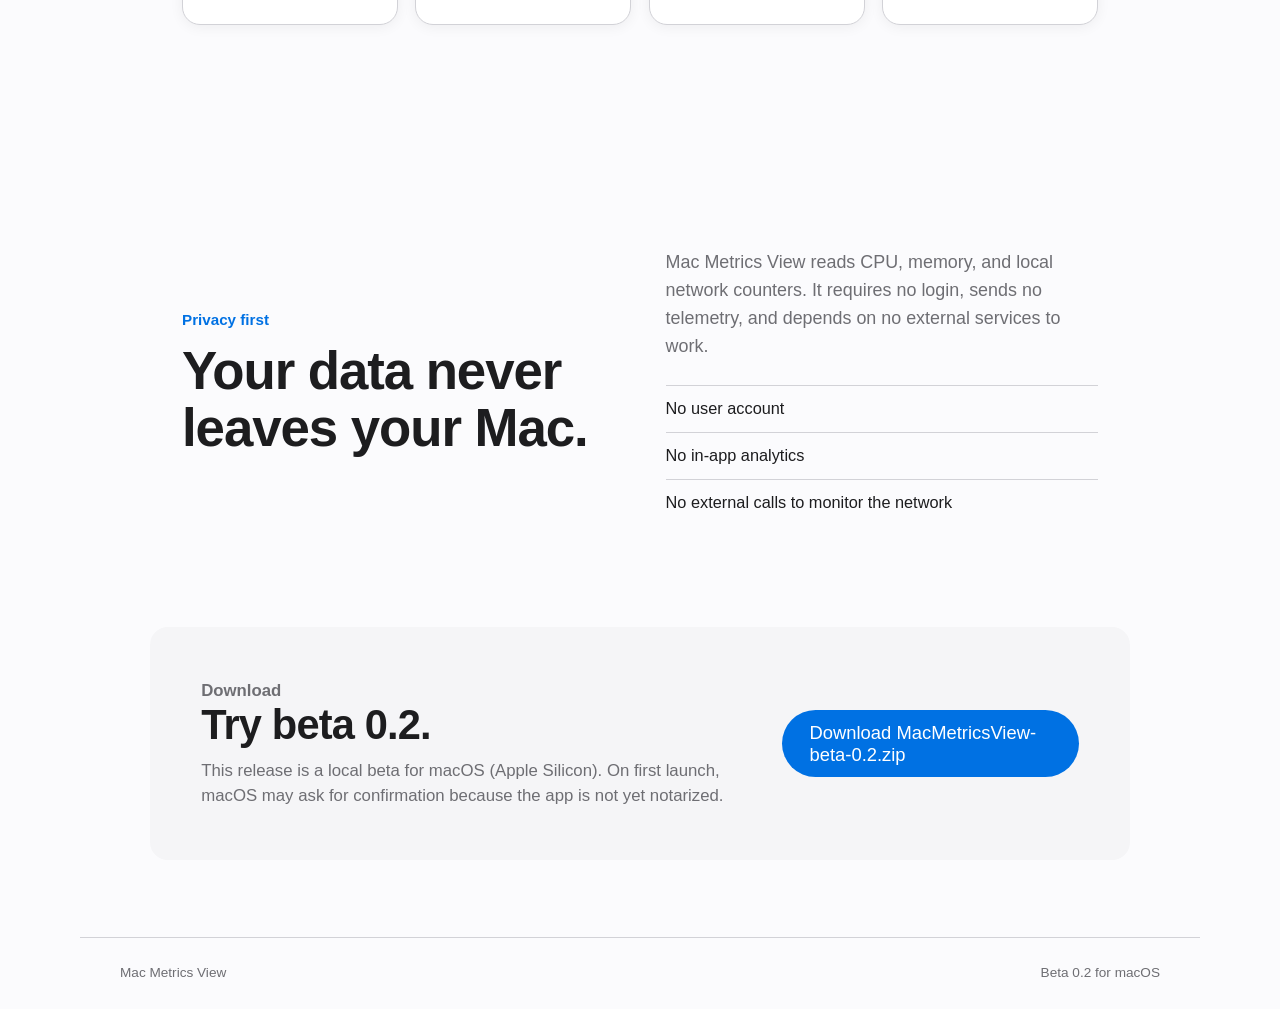
<file: site/index.html>
<!doctype html>
<html lang="pt-BR">
  <head>
    <meta charset="utf-8">
    <meta name="viewport" content="width=device-width, initial-scale=1">
    <meta name="description" content="Mac Metrics View mostra CPU, RAM e rede direto na barra de menus do macOS.">
    <meta property="og:title" content="Mac Metrics View">
    <meta property="og:description" content="CPU, RAM e rede direto na barra de menus do macOS.">
    <meta property="og:image" content="assets/app-popover-preview.png">
    <title>Mac Metrics View</title>
    <link rel="icon" href="assets/app-icon.png">
    <link rel="stylesheet" href="styles.css">
    <script src="i18n.js" defer></script>
  </head>
  <body>
    <header class="topbar">
      <div class="topbar-inner">
        <a class="brand" href="#top" aria-label="Mac Metrics View">
          <img src="assets/app-icon.png" alt="" width="28" height="28">
          <span>Mac Metrics View</span>
        </a>
        <nav class="nav" aria-label="Navegacao principal">
          <a href="#news" data-i18n="nav.news">Novidades</a>
          <a href="#features" data-i18n="nav.features">Recursos</a>
          <a href="#privacy" data-i18n="nav.privacy">Privacidade</a>
          <a href="#download" data-i18n="nav.download">Download</a>
        </nav>
        <div class="lang-switch" role="group" aria-label="Idioma / Language">
          <button type="button" data-lang-option="pt" aria-pressed="true">PT</button>
          <button type="button" data-lang-option="en" aria-pressed="false">EN</button>
        </div>
      </div>
    </header>

    <main id="top">
      <section class="hero">
        <p class="eyebrow" data-i18n="hero.eyebrow">Beta 0.2 para macOS</p>
        <h1 data-i18n="hero.title">CPU, RAM e rede direto na barra de menus.</h1>
        <p class="lede" data-i18n="hero.lede">
          Um app nativo e compacto para entender a pressão do seu Mac sem abrir o Monitor de Atividade.
        </p>
        <div class="actions" aria-label="Acoes principais">
          <a class="button primary" href="downloads/MacMetricsView-beta-0.2.zip" download data-i18n="hero.cta">Baixar beta 0.2</a>
          <a class="link-cta" href="#news"><span data-i18n="hero.secondary">Ver novidades</span> <span aria-hidden="true">&rsaquo;</span></a>
        </div>
        <p class="note" data-i18n="hero.note">Sem conta. Sem telemetria. Leitura local dos indicadores do sistema.</p>

        <div class="hero-visual" aria-label="Previa do Mac Metrics View">
          <div class="menu-bar-shot">
            <img src="assets/menu-bar-preview.png" data-i18n-alt="hero.altMenu" alt="Mac Metrics View exibindo CPU, RAM, rede e temperatura na barra de menus do macOS">
          </div>
          <img class="product-shot" src="assets/app-popover-preview.png" data-i18n-alt="hero.altPopover" alt="Popover do Mac Metrics View com CPU, RAM, rede, temperatura e controles de exibicao">
        </div>
      </section>

      <section class="metrics-strip" aria-label="Metricas exibidas">
        <div>
          <span class="metric-label">CPU</span>
          <strong data-i18n="metric.cpu">uso atual</strong>
        </div>
        <div>
          <span class="metric-label">RAM</span>
          <strong data-i18n="metric.ram">memória em GB</strong>
        </div>
        <div>
          <span class="metric-label">NET</span>
          <strong data-i18n="metric.net">download e upload</strong>
        </div>
        <div>
          <span class="metric-label">TEMP</span>
          <strong data-i18n="metric.temp">estado térmico</strong>
        </div>
      </section>

      <section class="section" id="news">
        <div class="section-heading">
          <p class="eyebrow" data-i18n="news.eyebrow">Novidades na versão 0.2</p>
          <h2 data-i18n="news.title">Três recursos novos desde o primeiro beta.</h2>
        </div>
        <div class="feature-grid three">
          <article class="card">
            <h3 data-i18n="news.cleanTitle">Modo limpeza</h3>
            <p data-i18n="news.cleanBody">Trave teclado e trackpad por 15s a 5min para limpar a tela sem disparar cliques ou teclas. Requer permissão de Acessibilidade do macOS.</p>
          </article>
          <article class="card">
            <h3 data-i18n="news.loginTitle">Abrir ao inicializar</h3>
            <p data-i18n="news.loginBody">Ative no popover para o Mac Metrics View abrir sozinho ao iniciar a sessão no macOS. Reversível a qualquer momento.</p>
          </article>
          <article class="card">
            <h3 data-i18n="news.langTitle">Português e inglês</h3>
            <p data-i18n="news.langBody">A interface acompanha o idioma do sistema, em português ou inglês, sem configuração manual.</p>
          </article>
        </div>
      </section>

      <section class="section" id="features">
        <div class="section-heading">
          <p class="eyebrow" data-i18n="features.eyebrow">Feito para ficar quieto</p>
          <h2 data-i18n="features.title">Monitoramento de sistema sem interromper seu fluxo.</h2>
        </div>
        <div class="feature-grid">
          <article class="card">
            <h3 data-i18n="features.f1Title">Barra de menus compacta</h3>
            <p data-i18n="features.f1Body">Veja CPU, RAM e rede perto do relógio do macOS, com indicadores curtos e fáceis de escanear.</p>
          </article>
          <article class="card">
            <h3 data-i18n="features.f2Title">Popover nativo</h3>
            <p data-i18n="features.f2Body">Clique no indicador para abrir detalhes recentes, alternar métricas e ajustar a exibição.</p>
          </article>
          <article class="card">
            <h3 data-i18n="features.f3Title">Controle por métrica</h3>
            <p data-i18n="features.f3Body">Mostre apenas o que importa. Métricas ocultas param de coletar novos dados.</p>
          </article>
          <article class="card">
            <h3 data-i18n="features.f4Title">Visual do macOS</h3>
            <p data-i18n="features.f4Body">Interface discreta, responsiva a claro e escuro, pensada para parecer parte do sistema.</p>
          </article>
        </div>
      </section>

      <section class="section split" id="privacy">
        <div>
          <p class="eyebrow" data-i18n="privacy.eyebrow">Privacidade primeiro</p>
          <h2 data-i18n="privacy.title">Os dados não saem do seu Mac.</h2>
        </div>
        <div class="copy-block">
          <p data-i18n="privacy.body">
            O Mac Metrics View lê CPU, memória e contadores locais de rede. Ele não exige login,
            não envia telemetria e não depende de serviços externos para funcionar.
          </p>
          <ul>
            <li data-i18n="privacy.li1">Sem conta de usuário</li>
            <li data-i18n="privacy.li2">Sem analytics dentro do app</li>
            <li data-i18n="privacy.li3">Sem chamadas externas para monitorar a rede</li>
          </ul>
        </div>
      </section>

      <section class="download-panel" id="download">
        <div>
          <p class="eyebrow" data-i18n="download.eyebrow">Download</p>
          <h2 data-i18n="download.title">Teste a versão beta 0.2.</h2>
          <p data-i18n="download.body">
            Esta versão é um beta local para macOS (Apple Silicon). Na primeira abertura, o macOS pode pedir
            confirmação por ser um app ainda não notarizado.
          </p>
        </div>
        <a class="button primary large" href="downloads/MacMetricsView-beta-0.2.zip" download data-i18n="download.cta">Baixar MacMetricsView-beta-0.2.zip</a>
      </section>

    </main>

    <footer class="footer">
      <span>Mac Metrics View</span>
      <span data-i18n="footer.tagline">Beta 0.2 para macOS</span>
    </footer>
  </body>
</html>
</file>
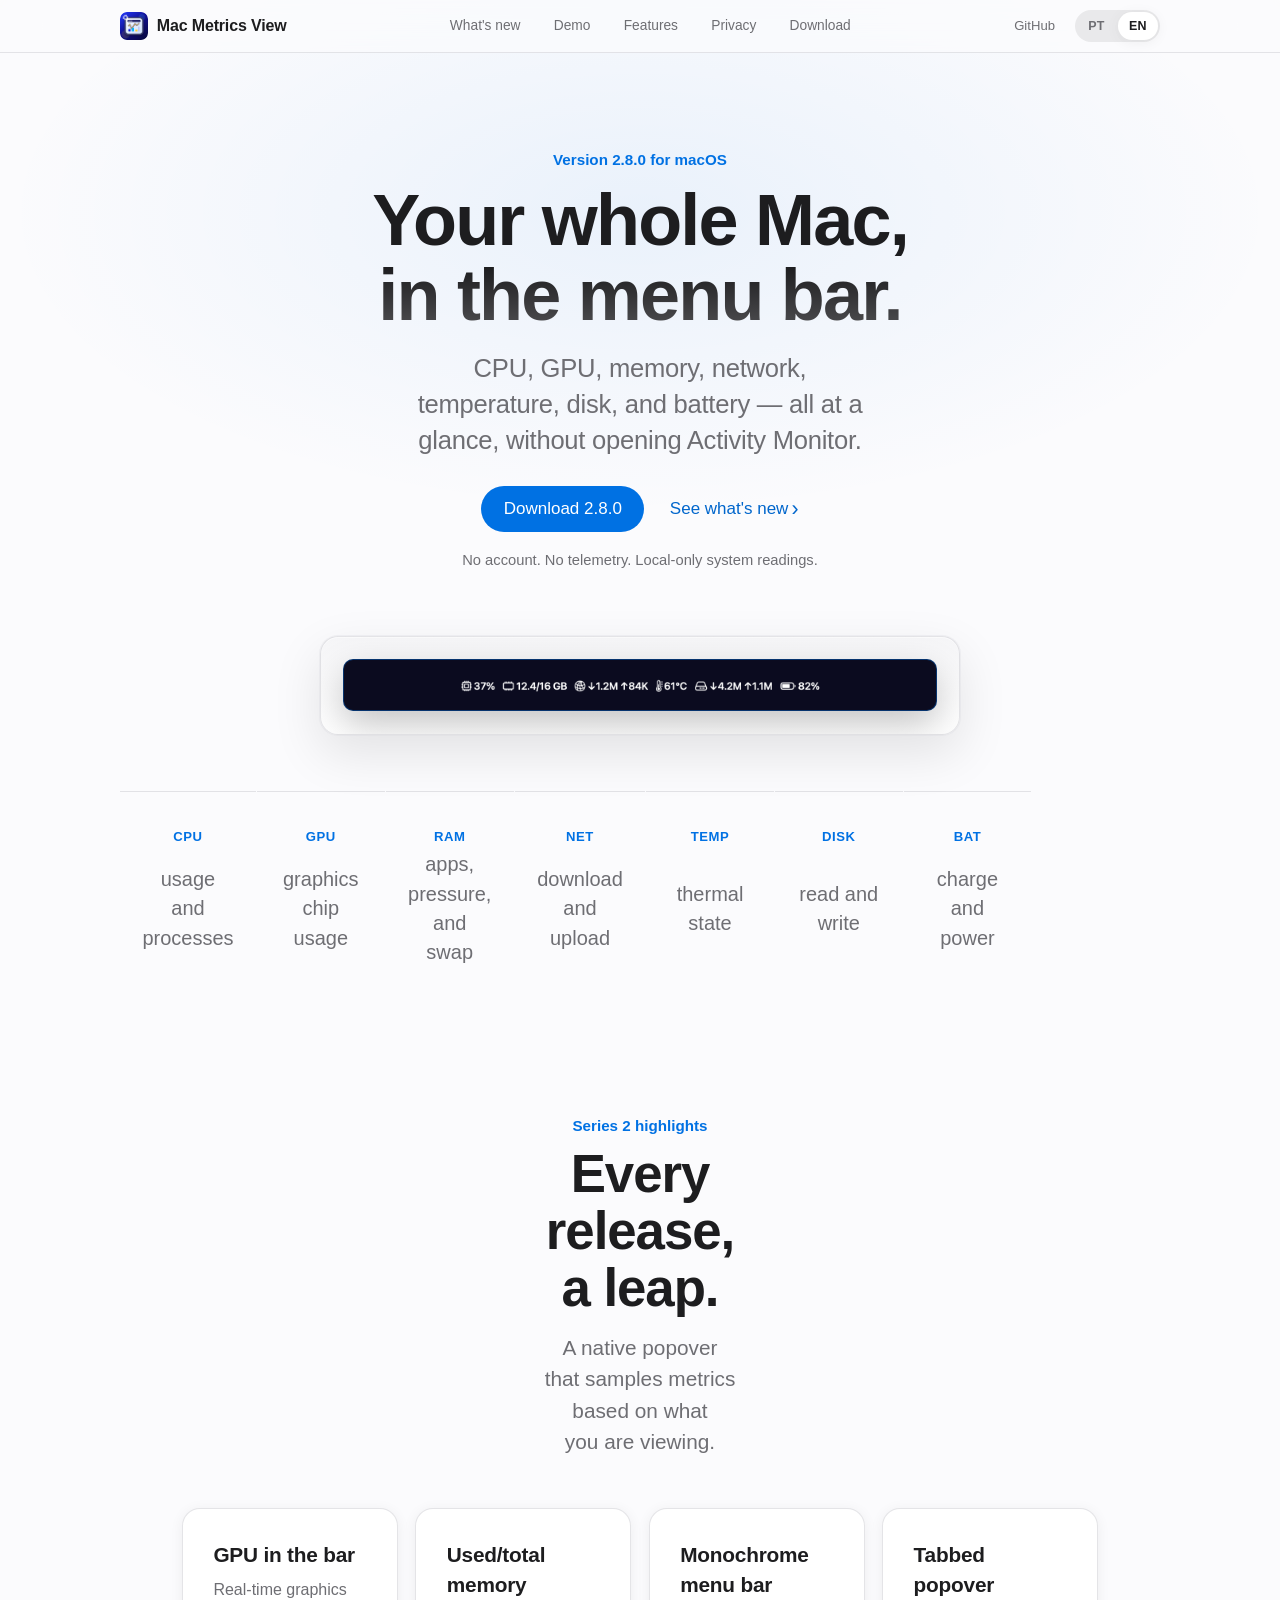
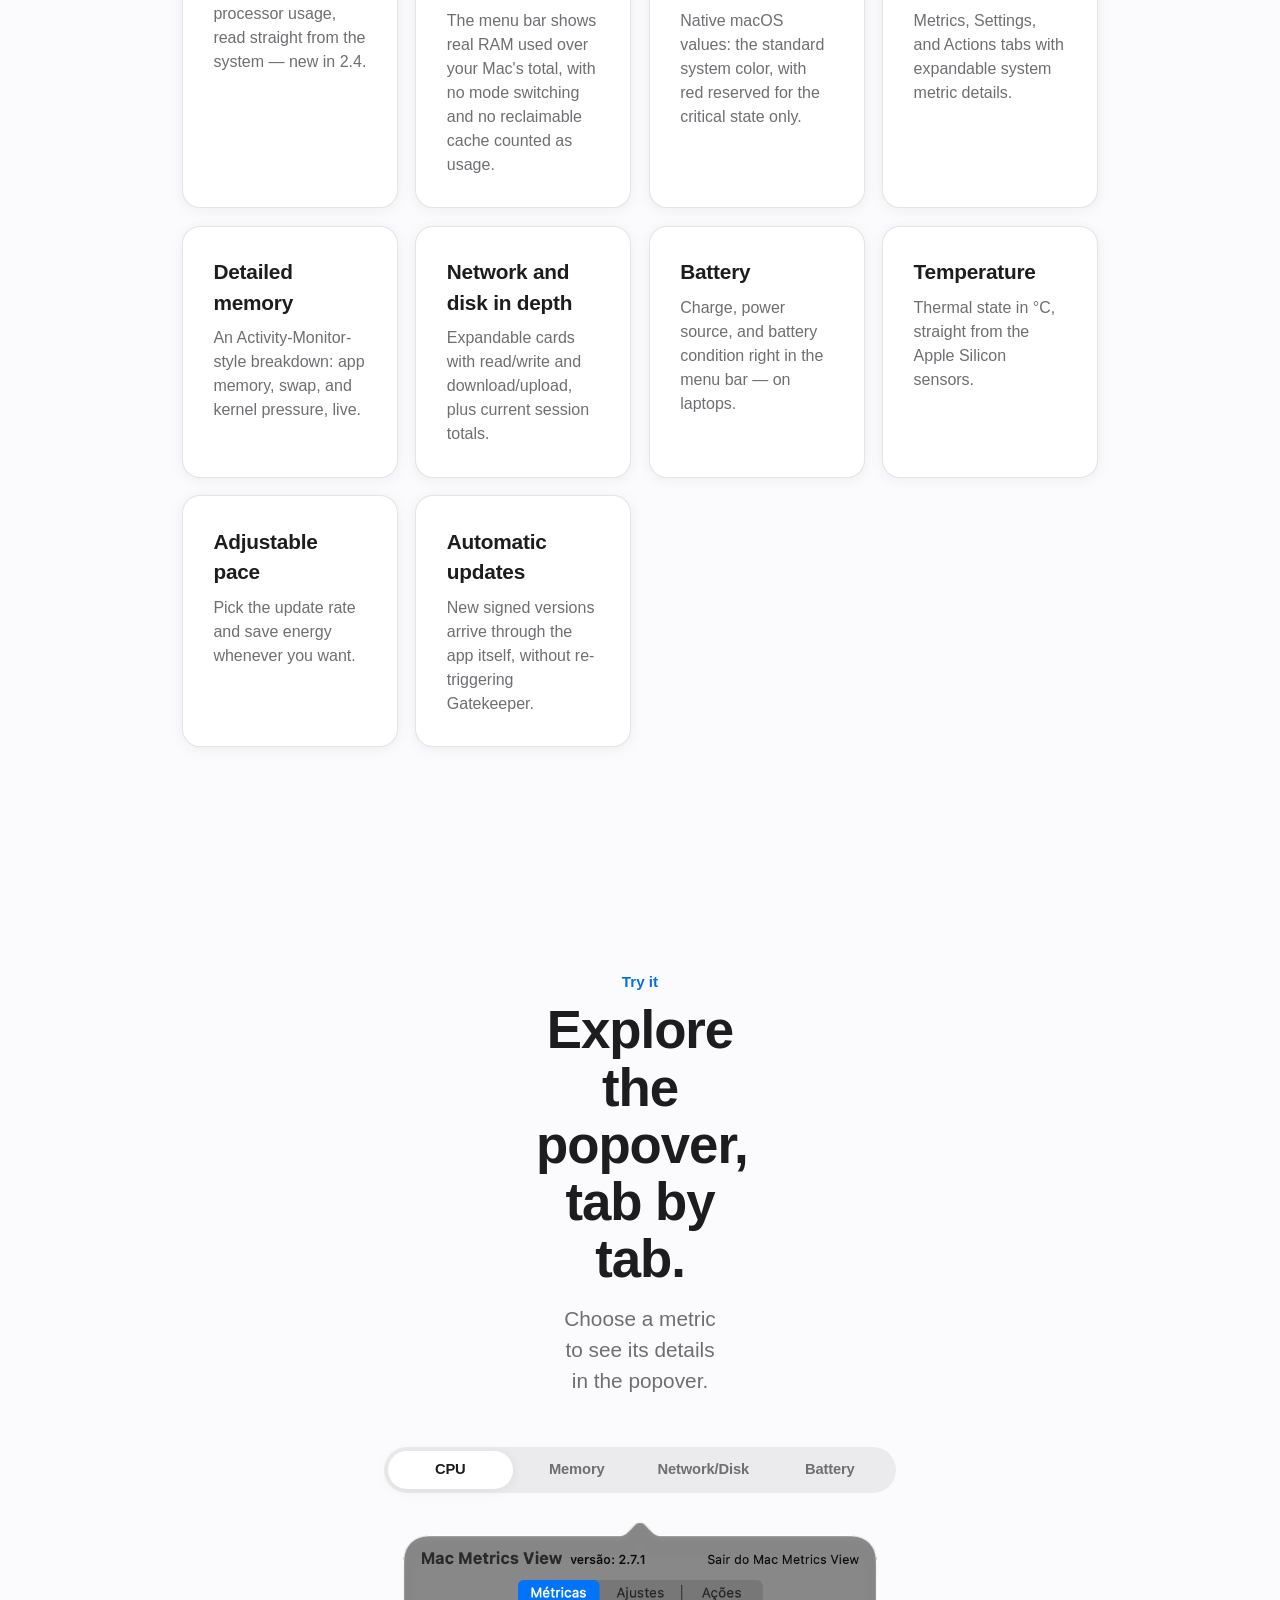
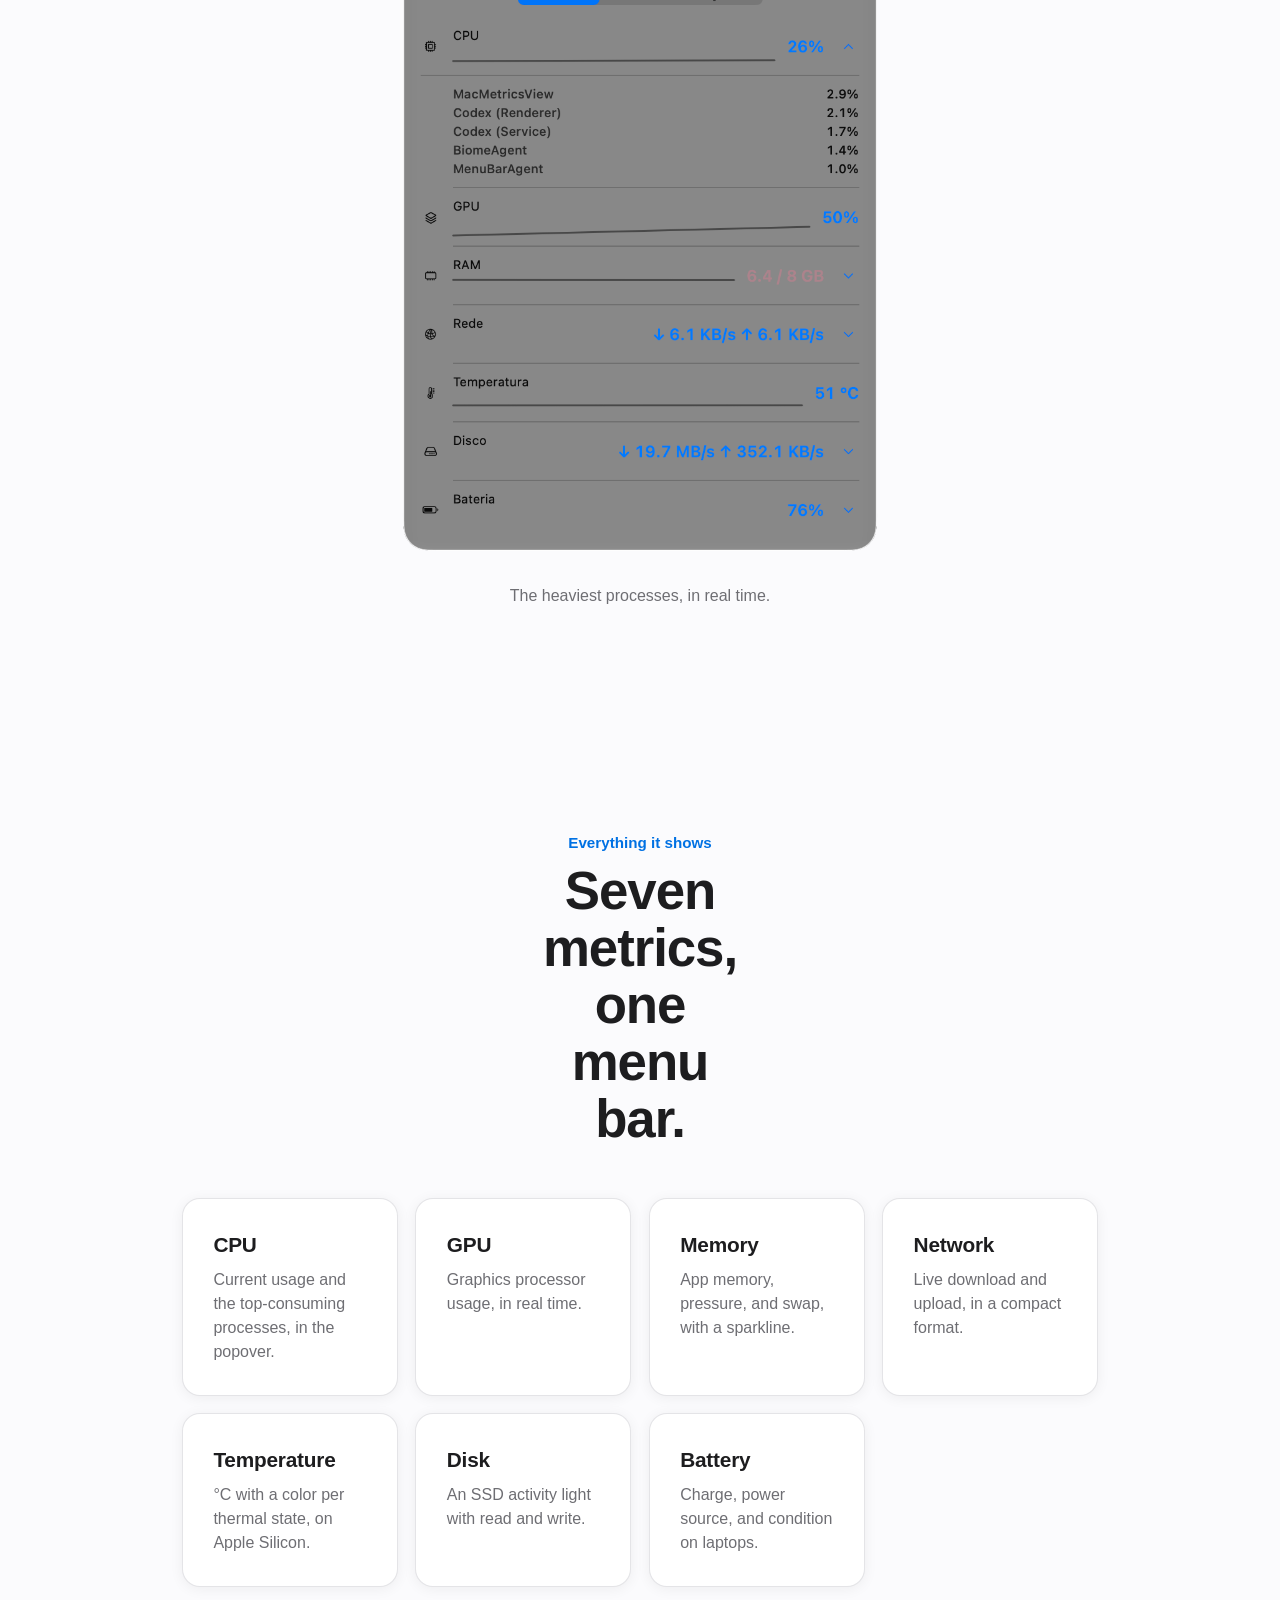
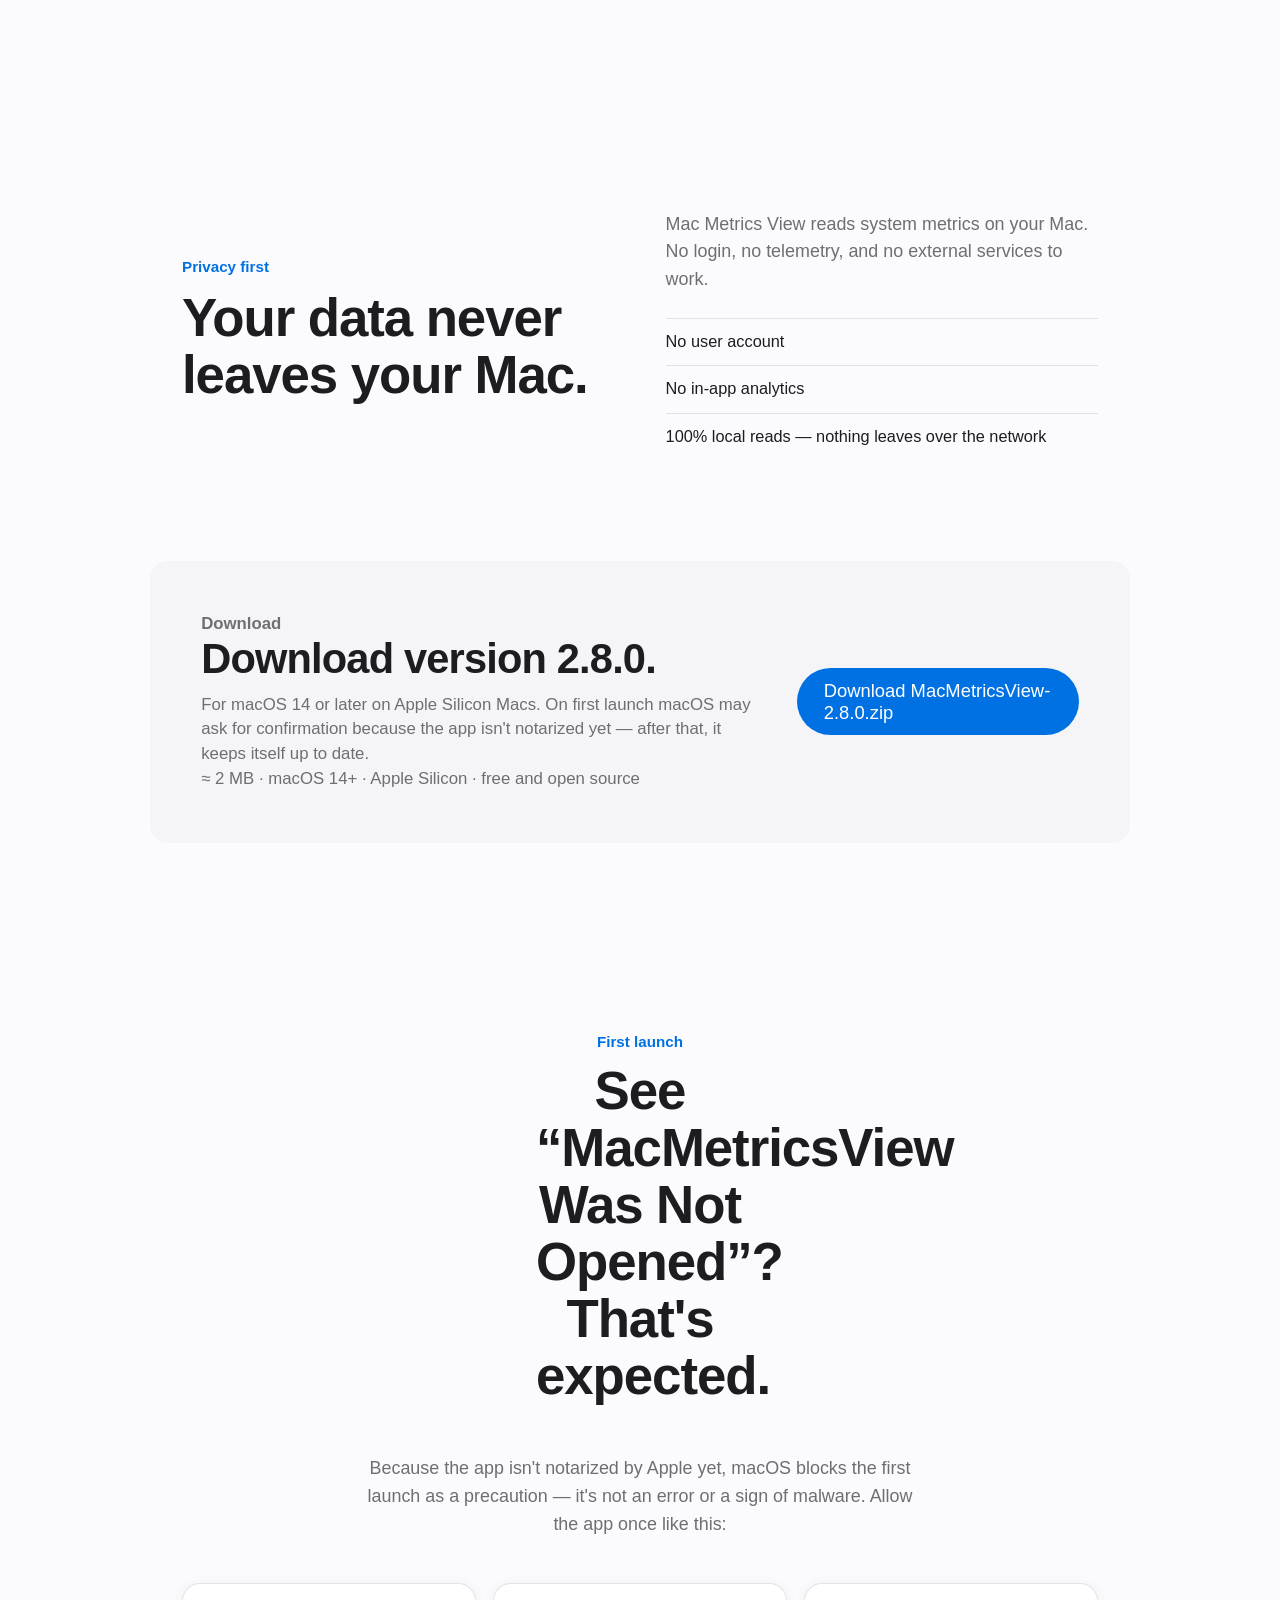
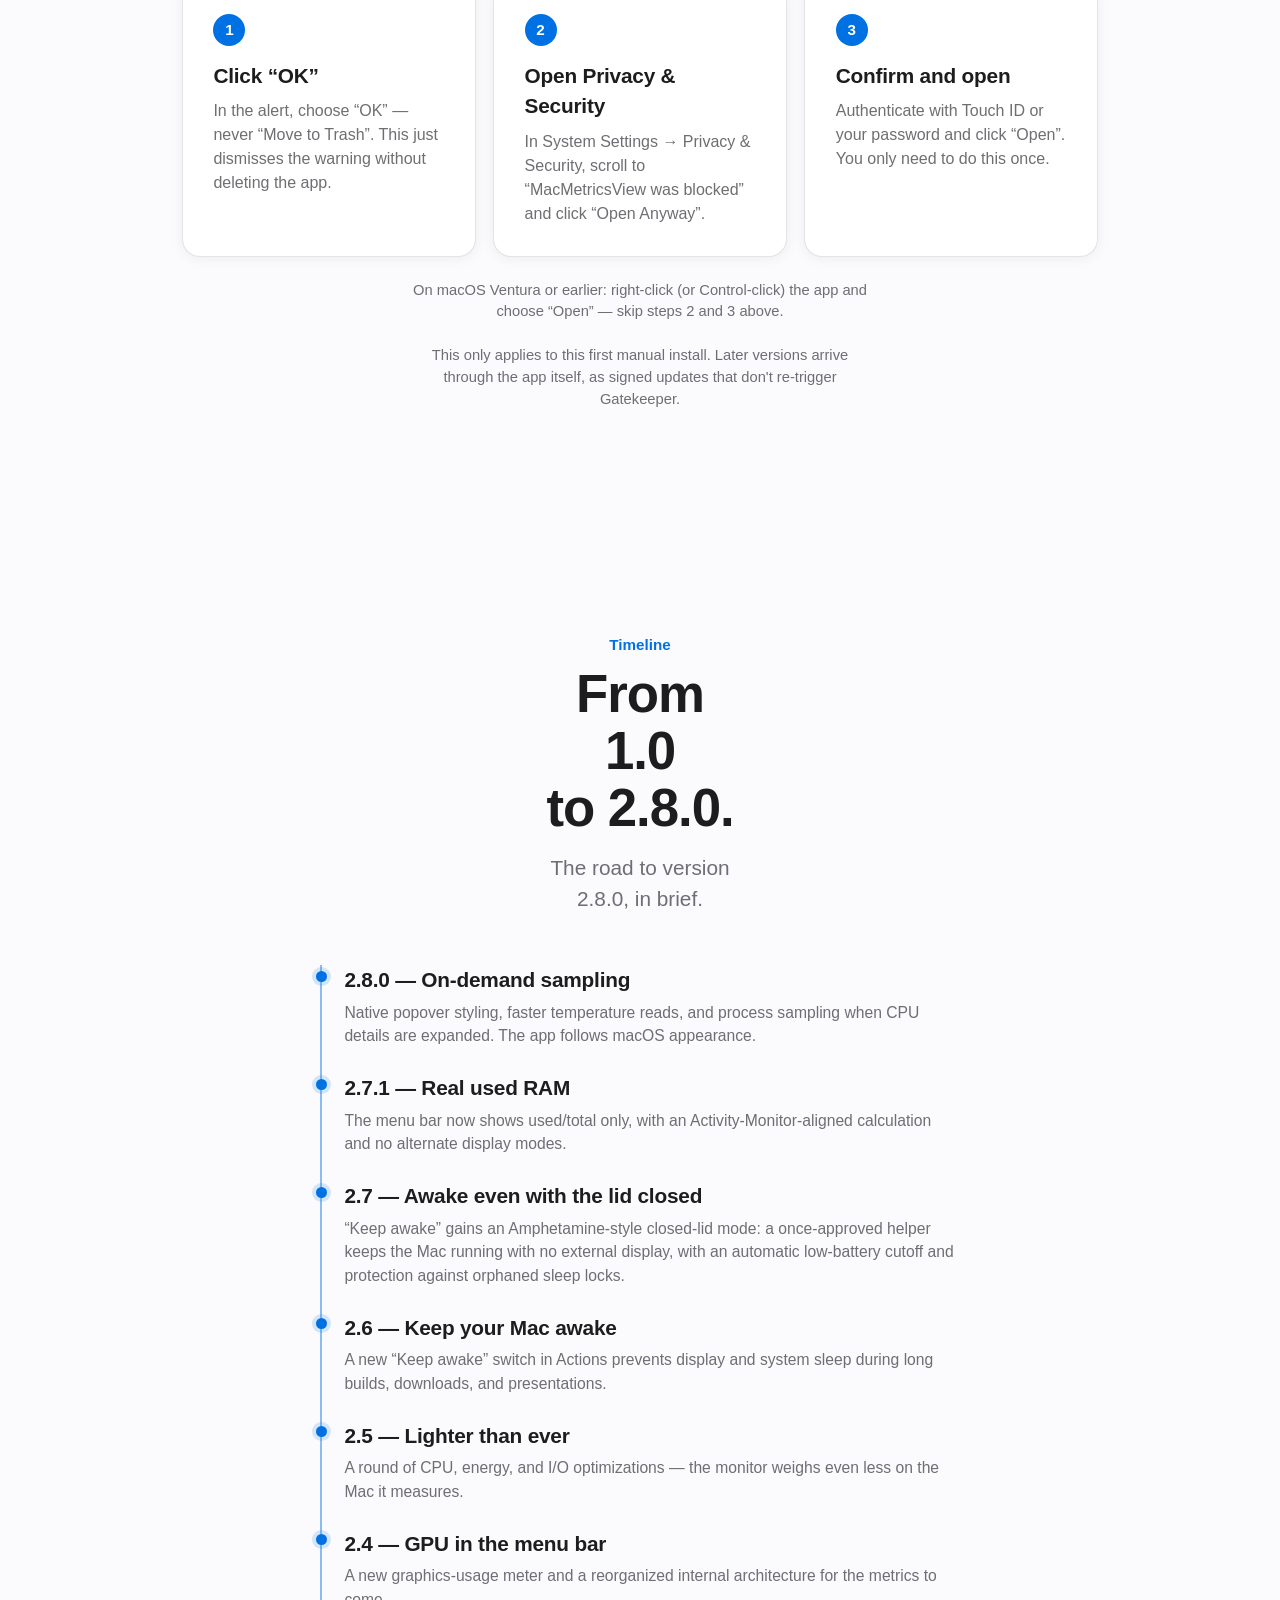
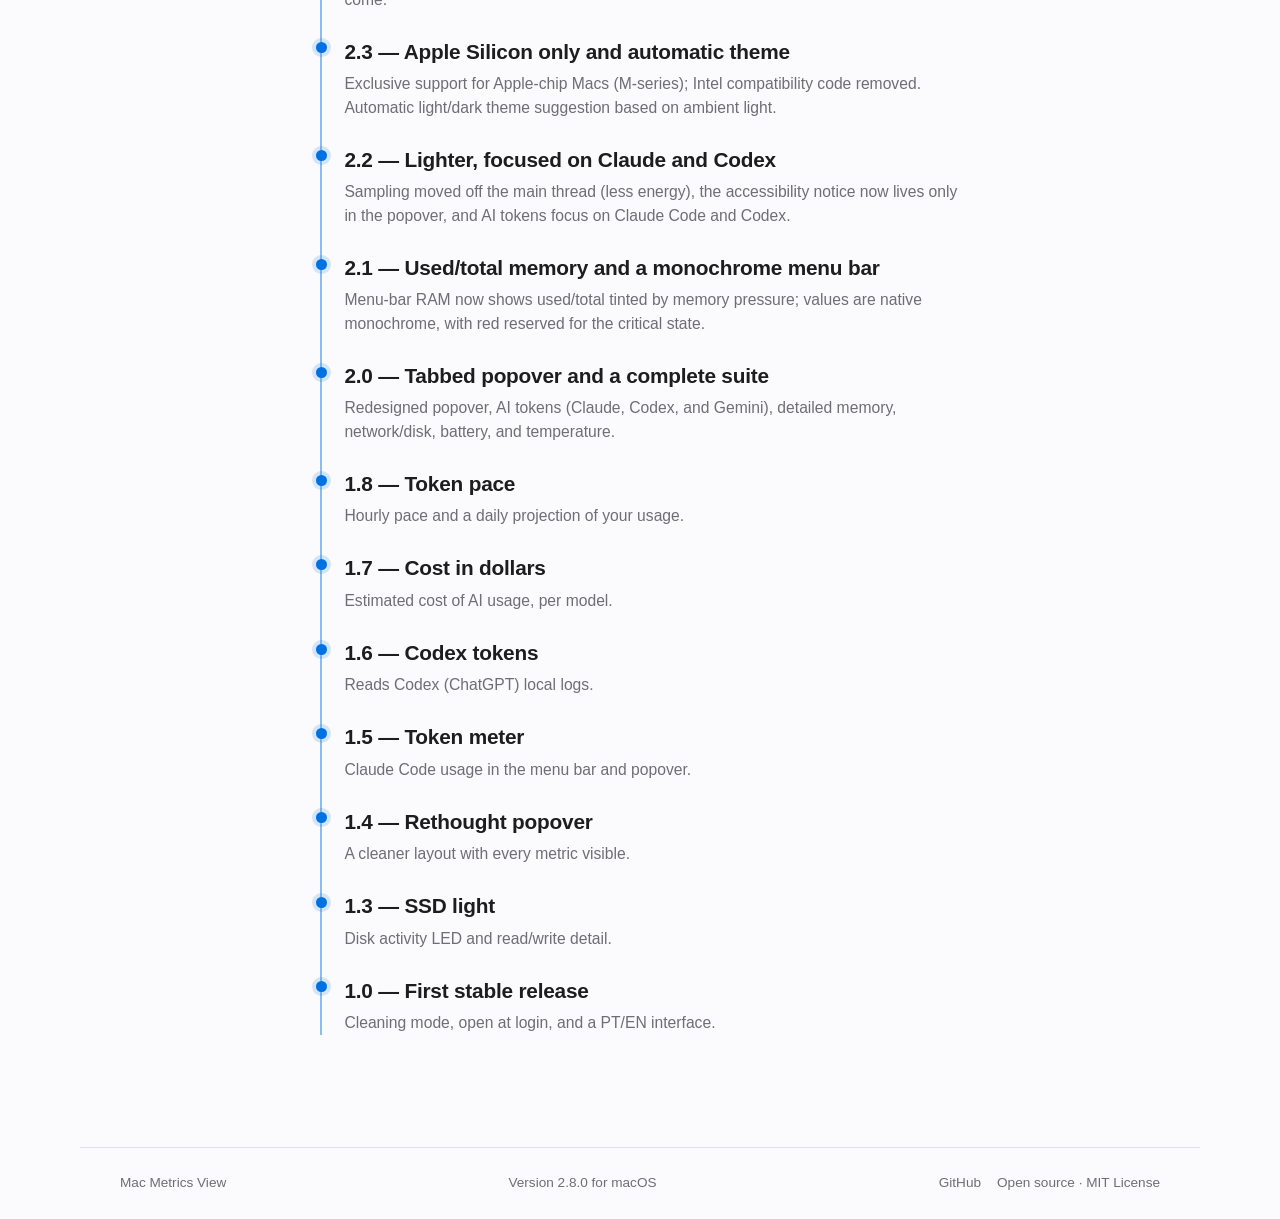
<file: docs/en/index.html>
<!doctype html>
<html lang="en">
  <head>
    <meta charset="utf-8">
    <meta name="viewport" content="width=device-width, initial-scale=1">
    <!-- Progressive-enhancement marker: scroll-reveal start-state is gated on
         html.js so content is never stuck hidden when JS is absent. -->
    <script>document.documentElement.classList.add("js");</script>
    <title>Mac Metrics View — CPU, GPU and RAM in the macOS menu bar</title>
    <meta name="description" content="CPU, GPU, memory, network, temperature, disk, and battery in the macOS menu bar. Native, free, open-source app — 100% local, no telemetry.">
    <link rel="canonical" href="https://patrickonofre.github.io/mac-metrics-view/en/">
    <link rel="alternate" hreflang="pt-br" href="https://patrickonofre.github.io/mac-metrics-view/">
    <link rel="alternate" hreflang="en" href="https://patrickonofre.github.io/mac-metrics-view/en/">
    <link rel="alternate" hreflang="x-default" href="https://patrickonofre.github.io/mac-metrics-view/">
    <meta name="robots" content="index, follow, max-image-preview:large, max-snippet:-1">
    <meta name="author" content="Patrick Onofre">
    <meta name="theme-color" content="#0b0c10" media="(prefers-color-scheme: dark)">
    <meta name="theme-color" content="#ffffff" media="(prefers-color-scheme: light)">

    <!-- Open Graph -->
    <meta property="og:type" content="website">
    <meta property="og:site_name" content="Mac Metrics View">
    <meta property="og:url" content="https://patrickonofre.github.io/mac-metrics-view/en/">
    <meta property="og:title" content="Mac Metrics View 2.8.0 — your Mac's metrics in the menu bar">
    <meta property="og:description" content="CPU, GPU, RAM, network, temperature, disk, and battery right in the macOS menu bar. Native, local, and telemetry-free.">
    <meta property="og:image" content="https://patrickonofre.github.io/mac-metrics-view/assets/og-cover.png">
    <meta property="og:image:alt" content="Mac Metrics View — CPU, GPU, RAM, network, temperature, disk, and battery monitor in the macOS menu bar">
    <meta property="og:image:width" content="1200">
    <meta property="og:image:height" content="630">
    <meta property="og:locale" content="en_US">
    <meta property="og:locale:alternate" content="pt_BR">

    <!-- Twitter -->
    <meta name="twitter:card" content="summary_large_image">
    <meta name="twitter:title" content="Mac Metrics View 2.8.0 — your Mac's metrics in the menu bar">
    <meta name="twitter:description" content="CPU, GPU, RAM, network, temperature, disk, and battery right in the macOS menu bar. Native, local, and telemetry-free.">
    <meta name="twitter:image" content="https://patrickonofre.github.io/mac-metrics-view/assets/og-cover.png">

    <link rel="icon" href="../assets/app-icon.png">
    <link rel="apple-touch-icon" href="../assets/app-icon.png">
    <link rel="stylesheet" href="../styles.css">
    <script src="../i18n.js" defer></script>
    <script src="../popover-demo.js" defer></script>

    <script type="application/ld+json">
    {
      "@context": "https://schema.org",
      "@type": "SoftwareApplication",
      "name": "Mac Metrics View",
      "operatingSystem": "macOS 14+",
      "applicationCategory": "UtilitiesApplication",
      "processorRequirements": "Apple Silicon (M1 or later)",
      "description": "Native macOS app that shows CPU, GPU, memory, network, temperature, disk, and battery right in the menu bar. Local reads, no account, no telemetry.",
      "url": "https://patrickonofre.github.io/mac-metrics-view/en/",
      "softwareVersion": "2.8.0",
      "datePublished": "2026-05-26",
      "dateModified": "2026-11-12",
      "fileSize": "2MB",
      "image": "https://patrickonofre.github.io/mac-metrics-view/assets/popover-cpu-light.png",
      "screenshot": "https://patrickonofre.github.io/mac-metrics-view/assets/popover-cpu-light.png",
      "inLanguage": ["en", "pt-BR"],
      "downloadUrl": "https://patrickonofre.github.io/mac-metrics-view/downloads/MacMetricsView-2.8.0.zip",
      "installUrl": "https://patrickonofre.github.io/mac-metrics-view/en/#download",
      "releaseNotes": "https://patrickonofre.github.io/mac-metrics-view/en/#timeline",
      "sameAs": "https://github.com/patrickonofre/mac-metrics-view",
      "isAccessibleForFree": true,
      "author": {
        "@type": "Person",
        "name": "Patrick Onofre",
        "url": "https://github.com/patrickonofre"
      },
      "offers": {
        "@type": "Offer",
        "price": "0",
        "priceCurrency": "USD"
      }
    }
    </script>

    <script type="application/ld+json">
    {
      "@context": "https://schema.org",
      "@type": "FAQPage",
      "inLanguage": "en",
      "mainEntity": [
        {
          "@type": "Question",
          "name": "Is Mac Metrics View free?",
          "acceptedAnswer": {
            "@type": "Answer",
            "text": "Yes. It's free, open source, with no account and no in-app purchases."
          }
        },
        {
          "@type": "Question",
          "name": "Which Macs are supported?",
          "acceptedAnswer": {
            "@type": "Answer",
            "text": "Macs with Apple Silicon (M1 chip or later) running macOS 14 (Sonoma) or later. Version 2.2 was the last to support Intel Macs."
          }
        },
        {
          "@type": "Question",
          "name": "Does the app collect my data?",
          "acceptedAnswer": {
            "@type": "Answer",
            "text": "No. Every metric read is local — no telemetry, no account, and nothing sent over the network."
          }
        },
        {
          "@type": "Question",
          "name": "How do I open the app the first time?",
          "acceptedAnswer": {
            "@type": "Answer",
            "text": "Because the app isn't notarized yet, on first launch right-click the icon and choose Open to confirm. After that it opens normally and keeps itself up to date."
          }
        },
        {
          "@type": "Question",
          "name": "Does Mac Metrics View update itself?",
          "acceptedAnswer": {
            "@type": "Answer",
            "text": "Yes. New versions are downloaded and installed with your confirmation via Sparkle, without downloading the app again."
          }
        }
      ]
    }
    </script>
  </head>
  <body>
    <header class="topbar">
      <div class="topbar-inner">
        <a class="brand" href="#top" aria-label="Mac Metrics View">
          <img src="../assets/app-icon.png" alt="" width="28" height="28">
          <span>Mac Metrics View</span>
        </a>
        <nav class="nav" aria-label="Navegação principal">
          <a href="#whatsnew" data-i18n="nav.whatsnew">What's new</a>
          <a href="#demo" data-i18n="nav.demo">Demo</a>
          <a href="#features" data-i18n="nav.features">Features</a>
          <a href="#privacy" data-i18n="nav.privacy">Privacy</a>
          <a href="#download" data-i18n="nav.download">Download</a>
        </nav>
        <span class="nav-cross">
          <a href="https://github.com/patrickonofre/mac-metrics-view" data-i18n="footer.github">GitHub</a>
        </span>
        <div class="lang-switch" role="group" aria-label="Idioma / Language">
          <button type="button" data-lang-option="pt" aria-pressed="false">PT</button>
          <button type="button" data-lang-option="en" aria-pressed="true">EN</button>
        </div>
      </div>
    </header>

    <main id="top">
      <section class="hero">
        <p class="eyebrow" data-i18n="hero.eyebrow">Version 2.8.0 for macOS</p>
        <h1 data-i18n="hero.title">Your whole Mac, in the menu bar.</h1>
        <p class="lede" data-i18n="hero.lede">CPU, GPU, memory, network, temperature, disk, and battery — all at a glance, without opening Activity Monitor.</p>
        <div class="actions" aria-label="Acoes principais">
          <a class="button primary" href="../downloads/MacMetricsView-2.8.0.zip" download data-i18n="hero.cta">Download 2.8.0</a>
          <a class="link-cta" href="#whatsnew"><span data-i18n="hero.secondary">See what's new</span> <span aria-hidden="true">&rsaquo;</span></a>
        </div>
        <p class="note" data-i18n="hero.note">No account. No telemetry. Local-only system readings.</p>

        <div class="hero-visual" aria-label="Previa do Mac Metrics View">
          <div class="menu-bar-shot">
            <img src="../assets/menu-bar-2.0.png" width="744" height="64" decoding="async" fetchpriority="high" data-i18n-alt="hero.altMenu" alt="Mac Metrics View in the macOS menu bar showing CPU, RAM, network, temperature, disk, and battery">
          </div>
        </div>
      </section>

      <section class="metrics-strip" aria-label="Metricas exibidas">
        <div><span class="metric-label">CPU</span><strong data-i18n="metric.cpu">usage and processes</strong></div>
        <div><span class="metric-label">GPU</span><strong data-i18n="metric.gpu">graphics chip usage</strong></div>
        <div><span class="metric-label">RAM</span><strong data-i18n="metric.ram">apps, pressure, and swap</strong></div>
        <div><span class="metric-label">NET</span><strong data-i18n="metric.net">download and upload</strong></div>
        <div><span class="metric-label">TEMP</span><strong data-i18n="metric.temp">thermal state</strong></div>
        <div><span class="metric-label">DISK</span><strong data-i18n="metric.disk">read and write</strong></div>
        <div><span class="metric-label">BAT</span><strong data-i18n="metric.bat">charge and power</strong></div>
      </section>

      <section class="section reveal-init" id="whatsnew">
        <div class="section-heading">
          <p class="eyebrow" data-i18n="highlights.eyebrow">Series 2 highlights</p>
          <h2 data-i18n="highlights.title">Every release, a leap.</h2>
          <p class="section-lede" data-i18n="highlights.lede">A native popover that samples metrics based on what you are viewing.</p>
        </div>
        <div class="highlight-grid">
          <article class="card"><h3 data-i18n="highlights.gpuTitle">GPU in the bar</h3><p data-i18n="highlights.gpuBody">Real-time graphics processor usage, read straight from the system — new in 2.4.</p></article>
          <article class="card"><h3 data-i18n="highlights.usedtotalTitle">Used/total memory</h3><p data-i18n="highlights.usedtotalBody">The menu bar shows real RAM used over your Mac's total, with no mode switching and no reclaimable cache counted as usage.</p></article>
          <article class="card"><h3 data-i18n="highlights.monoTitle">Monochrome menu bar</h3><p data-i18n="highlights.monoBody">Native macOS values: the standard system color, with red reserved for the critical state only.</p></article>
          <article class="card"><h3 data-i18n="highlights.popoverTitle">Tabbed popover</h3><p data-i18n="highlights.popoverBody">Metrics, Settings, and Actions tabs with expandable system metric details.</p></article>
          <article class="card"><h3 data-i18n="highlights.ramTitle">Detailed memory</h3><p data-i18n="highlights.ramBody">An Activity-Monitor-style breakdown: app memory, swap, and kernel pressure, live.</p></article>
          <article class="card"><h3 data-i18n="highlights.netdiskTitle">Network and disk in depth</h3><p data-i18n="highlights.netdiskBody">Expandable cards with read/write and download/upload, plus current session totals.</p></article>
          <article class="card"><h3 data-i18n="highlights.batteryTitle">Battery</h3><p data-i18n="highlights.batteryBody">Charge, power source, and battery condition right in the menu bar — on laptops.</p></article>
          <article class="card"><h3 data-i18n="highlights.tempTitle">Temperature</h3><p data-i18n="highlights.tempBody">Thermal state in °C, straight from the Apple Silicon sensors.</p></article>
          <article class="card"><h3 data-i18n="highlights.rateTitle">Adjustable pace</h3><p data-i18n="highlights.rateBody">Pick the update rate and save energy whenever you want.</p></article>
          <article class="card"><h3 data-i18n="highlights.updateTitle">Automatic updates</h3><p data-i18n="highlights.updateBody">New signed versions arrive through the app itself, without re-triggering Gatekeeper.</p></article>
        </div>
      </section>

      <section class="section reveal-init" id="demo">
        <div class="section-heading">
          <p class="eyebrow" data-i18n="demo.eyebrow">Try it</p>
          <h2 id="demo-title" data-i18n="demo.title">Explore the popover, tab by tab.</h2>
          <p class="section-lede" data-i18n="demo.lede">Choose a metric to see its details in the popover.</p>
        </div>

        <div class="popover-demo" data-popover-demo>
          <div class="popover-tablist" role="tablist" aria-labelledby="demo-title">
            <button class="popover-tab" role="tab" id="tab-cpu" aria-controls="panel-cpu" aria-selected="true" tabindex="0" data-i18n="demo.tabCPU">CPU</button>
            <button class="popover-tab" role="tab" id="tab-ram" aria-controls="panel-ram" aria-selected="false" tabindex="-1" data-i18n="demo.tabRAM">Memory</button>
            <button class="popover-tab" role="tab" id="tab-net" aria-controls="panel-net" aria-selected="false" tabindex="-1" data-i18n="demo.tabNet">Network/Disk</button>
            <button class="popover-tab" role="tab" id="tab-battery" aria-controls="panel-battery" aria-selected="false" tabindex="-1" data-i18n="demo.tabBattery">Battery</button>
          </div>

          <div class="popover-panel" role="tabpanel" id="panel-cpu" aria-labelledby="tab-cpu">
            <picture>
              <source media="(prefers-color-scheme: dark)" srcset="../assets/popover-cpu-dark.png">
              <img class="popover-shot" width="406" height="520" decoding="async" src="../assets/popover-cpu-light.png" data-i18n-alt="demo.altCPU" alt="Popover CPU tab showing current usage and the top processes">
            </picture>
            <p class="demo-desc" data-i18n="demo.descCPU">The heaviest processes, in real time.</p>
          </div>

          <div class="popover-panel" role="tabpanel" id="panel-ram" aria-labelledby="tab-ram" hidden>
            <picture>
              <source media="(prefers-color-scheme: dark)" data-srcset="../assets/popover-ram-dark.png">
              <img class="popover-shot" width="406" height="535" decoding="async" loading="lazy" data-src="../assets/popover-ram-light.png" data-i18n-alt="demo.altRAM" alt="Memory tab showing the app, swap, and kernel-pressure breakdown">
            </picture>
            <p class="demo-desc" data-i18n="demo.descRAM">Apps, swap, and kernel pressure, Activity-Monitor style.</p>
          </div>

          <div class="popover-panel" role="tabpanel" id="panel-net" aria-labelledby="tab-net" hidden>
            <picture>
              <source media="(prefers-color-scheme: dark)" data-srcset="../assets/popover-netdisk-dark.png">
              <img class="popover-shot" width="406" height="640" decoding="async" loading="lazy" data-src="../assets/popover-netdisk-light.png" data-i18n-alt="demo.altNet" alt="Network and disk tab with read/write, download/upload, and session totals">
            </picture>
            <p class="demo-desc" data-i18n="demo.descNet">Read/write and download/upload, with session totals.</p>
          </div>

          <div class="popover-panel" role="tabpanel" id="panel-battery" aria-labelledby="tab-battery" hidden>
            <picture>
              <source media="(prefers-color-scheme: dark)" data-srcset="../assets/popover-ai-dark.png">
              <img class="popover-shot" width="406" height="505" decoding="async" loading="lazy" data-src="../assets/popover-ai-light.png" data-i18n-alt="demo.altBattery" alt="Popover with battery charge, time remaining, and cycle count">
            </picture>
            <p class="demo-desc" data-i18n="demo.descBattery">Battery charge, time remaining, and cycle count.</p>
          </div>
        </div>
      </section>

      <section class="section reveal-init" id="features">
        <div class="section-heading">
          <p class="eyebrow" data-i18n="features.eyebrow">Everything it shows</p>
          <h2 data-i18n="features.title">Seven metrics, one menu bar.</h2>
        </div>
        <div class="feature-grid">
          <article class="card"><h3 data-i18n="features.cpuTitle">CPU</h3><p data-i18n="features.cpuBody">Current usage and the top-consuming processes, in the popover.</p></article>
          <article class="card"><h3 data-i18n="features.gpuTitle">GPU</h3><p data-i18n="features.gpuBody">Graphics processor usage, in real time.</p></article>
          <article class="card"><h3 data-i18n="features.ramTitle">Memory</h3><p data-i18n="features.ramBody">App memory, pressure, and swap, with a sparkline.</p></article>
          <article class="card"><h3 data-i18n="features.netTitle">Network</h3><p data-i18n="features.netBody">Live download and upload, in a compact format.</p></article>
          <article class="card"><h3 data-i18n="features.tempTitle">Temperature</h3><p data-i18n="features.tempBody">°C with a color per thermal state, on Apple Silicon.</p></article>
          <article class="card"><h3 data-i18n="features.diskTitle">Disk</h3><p data-i18n="features.diskBody">An SSD activity light with read and write.</p></article>
          <article class="card"><h3 data-i18n="features.batteryTitle">Battery</h3><p data-i18n="features.batteryBody">Charge, power source, and condition on laptops.</p></article>
        </div>
      </section>

      <section class="section split reveal-init" id="privacy">
        <div>
          <p class="eyebrow" data-i18n="privacy.eyebrow">Privacy first</p>
          <h2 data-i18n="privacy.title">Your data never leaves your Mac.</h2>
        </div>
        <div class="copy-block">
          <p data-i18n="privacy.body">Mac Metrics View reads system metrics on your Mac. No login, no telemetry, and no external services to work.</p>
          <ul>
            <li data-i18n="privacy.li1">No user account</li>
            <li data-i18n="privacy.li2">No in-app analytics</li>
            <li data-i18n="privacy.li3">100% local reads — nothing leaves over the network</li>
          </ul>
        </div>
      </section>

      <section class="download-panel reveal-init" id="download">
        <div>
          <p class="eyebrow" data-i18n="download.eyebrow">Download</p>
          <h2 data-i18n="download.title">Download version 2.8.0.</h2>
          <p data-i18n="download.body">For macOS 14 or later on Apple Silicon Macs. On first launch macOS may ask for confirmation because the app isn't notarized yet — after that, it keeps itself up to date.</p>
          <p class="download-meta" data-i18n="download.meta">≈ 2 MB · macOS 14+ · Apple Silicon · free and open source</p>
        </div>
        <a class="button primary large" href="../downloads/MacMetricsView-2.8.0.zip" download data-i18n="download.cta">Download MacMetricsView-2.8.0.zip</a>
      </section>

      <section class="section reveal-init" id="firstrun">
        <div class="section-heading">
          <p class="eyebrow" data-i18n="firstrun.eyebrow">First launch</p>
          <h2 data-i18n="firstrun.title">See “MacMetricsView Was Not Opened”? That's expected.</h2>
        </div>
        <p class="firstrun-lede" data-i18n="firstrun.body">Because the app isn't notarized by Apple yet, macOS blocks the first launch as a precaution — it's not an error or a sign of malware. Allow the app once like this:</p>
        <ol class="steps">
          <li class="card step">
            <span class="step-num" aria-hidden="true">1</span>
            <h3 data-i18n="firstrun.s1Title">Click “OK”</h3>
            <p data-i18n="firstrun.s1Body">In the alert, choose “OK” — never “Move to Trash”. This just dismisses the warning without deleting the app.</p>
          </li>
          <li class="card step">
            <span class="step-num" aria-hidden="true">2</span>
            <h3 data-i18n="firstrun.s2Title">Open Privacy &amp; Security</h3>
            <p data-i18n="firstrun.s2Body">In System Settings → Privacy &amp; Security, scroll to “MacMetricsView was blocked” and click “Open Anyway”.</p>
          </li>
          <li class="card step">
            <span class="step-num" aria-hidden="true">3</span>
            <h3 data-i18n="firstrun.s3Title">Confirm and open</h3>
            <p data-i18n="firstrun.s3Body">Authenticate with Touch ID or your password and click “Open”. You only need to do this once.</p>
          </li>
        </ol>
        <p class="firstrun-alt" data-i18n="firstrun.alt">On macOS Ventura or earlier: right-click (or Control-click) the app and choose “Open” — skip steps 2 and 3 above.</p>
        <p class="firstrun-alt" data-i18n="firstrun.update">This only applies to this first manual install. Later versions arrive through the app itself, as signed updates that don't re-trigger Gatekeeper.</p>
      </section>

      <section class="section reveal-init" id="timeline">
        <div class="section-heading">
          <p class="eyebrow" data-i18n="timeline.eyebrow">Timeline</p>
          <h2 data-i18n="timeline.title">From 1.0 to 2.8.0.</h2>
          <p class="section-lede" data-i18n="timeline.lede">The road to version 2.8.0, in brief.</p>
        </div>
        <ol class="timeline">
          <li class="timeline-item"><h3 data-i18n="timeline.v280Title">2.8.0 — On-demand sampling</h3><p data-i18n="timeline.v280Body">Native popover styling, faster temperature reads, and process sampling when CPU details are expanded. The app follows macOS appearance.</p></li>
          <li class="timeline-item"><h3 data-i18n="timeline.v271Title">2.7.1 — Real used RAM</h3><p data-i18n="timeline.v271Body">The menu bar now shows used/total only, with an Activity-Monitor-aligned calculation and no alternate display modes.</p></li>
          <li class="timeline-item"><h3 data-i18n="timeline.v27Title">2.7 — Awake even with the lid closed</h3><p data-i18n="timeline.v27Body">“Keep awake” gains an Amphetamine-style closed-lid mode: a once-approved helper keeps the Mac running with no external display, with an automatic low-battery cutoff and protection against orphaned sleep locks.</p></li>
          <li class="timeline-item"><h3 data-i18n="timeline.v26Title">2.6 — Keep your Mac awake</h3><p data-i18n="timeline.v26Body">A new “Keep awake” switch in Actions prevents display and system sleep during long builds, downloads, and presentations.</p></li>
          <li class="timeline-item"><h3 data-i18n="timeline.v25Title">2.5 — Lighter than ever</h3><p data-i18n="timeline.v25Body">A round of CPU, energy, and I/O optimizations — the monitor weighs even less on the Mac it measures.</p></li>
          <li class="timeline-item"><h3 data-i18n="timeline.v24Title">2.4 — GPU in the menu bar</h3><p data-i18n="timeline.v24Body">A new graphics-usage meter and a reorganized internal architecture for the metrics to come.</p></li>
          <li class="timeline-item"><h3 data-i18n="timeline.v23Title">2.3 — Apple Silicon only and automatic theme</h3><p data-i18n="timeline.v23Body">Exclusive support for Apple-chip Macs (M-series); Intel compatibility code removed. Automatic light/dark theme suggestion based on ambient light.</p></li>
          <li class="timeline-item"><h3 data-i18n="timeline.v22Title">2.2 — Lighter, focused on Claude and Codex</h3><p data-i18n="timeline.v22Body">Sampling moved off the main thread (less energy), the accessibility notice now lives only in the popover, and AI tokens focus on Claude Code and Codex.</p></li>
          <li class="timeline-item"><h3 data-i18n="timeline.v21Title">2.1 — Used/total memory and a monochrome menu bar</h3><p data-i18n="timeline.v21Body">Menu-bar RAM now shows used/total tinted by memory pressure; values are native monochrome, with red reserved for the critical state.</p></li>
          <li class="timeline-item"><h3 data-i18n="timeline.v20Title">2.0 — Tabbed popover and a complete suite</h3><p data-i18n="timeline.v20Body">Redesigned popover, AI tokens (Claude, Codex, and Gemini), detailed memory, network/disk, battery, and temperature.</p></li>
          <li class="timeline-item"><h3 data-i18n="timeline.v18Title">1.8 — Token pace</h3><p data-i18n="timeline.v18Body">Hourly pace and a daily projection of your usage.</p></li>
          <li class="timeline-item"><h3 data-i18n="timeline.v17Title">1.7 — Cost in dollars</h3><p data-i18n="timeline.v17Body">Estimated cost of AI usage, per model.</p></li>
          <li class="timeline-item"><h3 data-i18n="timeline.v16Title">1.6 — Codex tokens</h3><p data-i18n="timeline.v16Body">Reads Codex (ChatGPT) local logs.</p></li>
          <li class="timeline-item"><h3 data-i18n="timeline.v15Title">1.5 — Token meter</h3><p data-i18n="timeline.v15Body">Claude Code usage in the menu bar and popover.</p></li>
          <li class="timeline-item"><h3 data-i18n="timeline.v14Title">1.4 — Rethought popover</h3><p data-i18n="timeline.v14Body">A cleaner layout with every metric visible.</p></li>
          <li class="timeline-item"><h3 data-i18n="timeline.v13Title">1.3 — SSD light</h3><p data-i18n="timeline.v13Body">Disk activity LED and read/write detail.</p></li>
          <li class="timeline-item"><h3 data-i18n="timeline.v10Title">1.0 — First stable release</h3><p data-i18n="timeline.v10Body">Cleaning mode, open at login, and a PT/EN interface.</p></li>
        </ol>
      </section>

    </main>

    <footer class="footer">
      <span>Mac Metrics View</span>
      <span data-i18n="footer.tagline">Version 2.8.0 for macOS</span>
      <span class="footer-links">
        <a href="https://github.com/patrickonofre/mac-metrics-view" data-i18n="footer.github">GitHub</a>
        <span data-i18n="footer.rights">Open source · MIT License</span>
      </span>
    </footer>

    <!-- Sticky download CTA — persistent on scroll, hidden near the hero/download
         panel by popover-demo.js so it never doubles up the primary action. -->
    <a class="sticky-cta" href="../downloads/MacMetricsView-2.8.0.zip" download data-sticky-cta>
      <span class="sticky-cta-label" data-i18n="sticky.label">Mac Metrics View 2.8.0</span>
      <span class="sticky-cta-button" data-i18n="sticky.cta">Download</span>
    </a>
  </body>
</html>
</file>
<file: docs/styles.css>
:root {
  color-scheme: light dark;
  --bg: #fbfbfd;
  --bg-alt: #f5f5f7;
  --surface: #ffffff;
  --text: #1d1d1f;
  --muted: #6e6e73;
  --line: #d2d2d7;
  --accent: #0071e3;
  --accent-hover: #0077ed;
  --link: #0066cc;
  --radius: 18px;
  --radius-sm: 12px;
  --content: 980px;
  --content-wide: 1120px;
  --shadow: 0 18px 50px rgba(0, 0, 0, 0.10);
  --shadow-soft: 0 2px 14px rgba(0, 0, 0, 0.06);
  /* Display-heading gradient (Apple-style vertical fade) + hero ambience. */
  --h1-from: #1d1d1f;
  --h1-to: #515154;
  --hero-glow: color-mix(in srgb, var(--accent) 7%, transparent);
}

@media (prefers-color-scheme: dark) {
  :root {
    --bg: #000000;
    --bg-alt: #0b0b0c;
    --surface: #1c1c1e;
    --text: #f5f5f7;
    --muted: #86868b;
    --line: #2a2a2c;
    --accent: #0071e3;
    --accent-hover: #2a8cf0;
    --link: #2997ff;
    --shadow: 0 18px 60px rgba(0, 0, 0, 0.55);
    --shadow-soft: 0 2px 18px rgba(0, 0, 0, 0.45);
    --h1-from: #f5f5f7;
    --h1-to: #a1a1a6;
    --hero-glow: color-mix(in srgb, var(--accent) 13%, transparent);
  }
}

* {
  box-sizing: border-box;
}

html {
  scroll-behavior: smooth;
  -webkit-text-size-adjust: 100%;
}

body {
  margin: 0;
  background: var(--bg);
  color: var(--text);
  font-family: -apple-system, BlinkMacSystemFont, "SF Pro Text", "SF Pro Display",
    "Segoe UI", Roboto, Helvetica, Arial, sans-serif;
  font-size: 17px;
  line-height: 1.47;
  -webkit-font-smoothing: antialiased;
  text-rendering: optimizeLegibility;
}

a {
  color: inherit;
  text-decoration: none;
}

::selection {
  background: color-mix(in srgb, var(--accent) 24%, transparent);
}

/* Anchored sections land clear of the sticky top bar. */
main [id] {
  scroll-margin-top: 76px;
}

h1,
h2,
h3,
p {
  margin-top: 0;
}

/* ---------- Top bar ---------- */

.topbar {
  position: sticky;
  top: 0;
  z-index: 10;
  background: color-mix(in srgb, var(--bg) 72%, transparent);
  backdrop-filter: saturate(180%) blur(20px);
  -webkit-backdrop-filter: saturate(180%) blur(20px);
  border-bottom: 1px solid color-mix(in srgb, var(--line) 60%, transparent);
}

.topbar-inner {
  align-items: center;
  display: flex;
  gap: 1.25rem;
  height: 52px;
  justify-content: space-between;
  margin: 0 auto;
  max-width: var(--content-wide);
  padding: 0 clamp(1.1rem, 4vw, 2.5rem);
}

.brand {
  align-items: center;
  display: inline-flex;
  flex: 0 0 auto;
  font-size: 1rem;
  font-weight: 600;
  gap: 0.55rem;
  letter-spacing: -0.01em;
}

.brand img {
  border-radius: 7px;
}

.nav {
  display: flex;
  flex: 1 1 auto;
  gap: clamp(1rem, 2.6vw, 2.1rem);
  justify-content: center;
  color: var(--muted);
  font-size: 0.86rem;
  font-weight: 400;
}

.nav a {
  transition: color 160ms ease;
  white-space: nowrap;
}

.nav a:hover {
  color: var(--text);
}

.nav-cross {
  display: flex;
  flex: 0 0 auto;
  gap: 1rem;
  font-size: 0.82rem;
}

.nav-cross a {
  color: var(--muted);
  transition: color 160ms ease;
}

.nav-cross a:hover {
  color: var(--text);
}

.lang-switch {
  display: inline-flex;
  flex: 0 0 auto;
  gap: 2px;
  background: color-mix(in srgb, var(--text) 8%, transparent);
  border-radius: 980px;
  padding: 2px;
}

.lang-switch button {
  appearance: none;
  background: transparent;
  border: 0;
  border-radius: 980px;
  color: var(--muted);
  cursor: pointer;
  font: inherit;
  font-size: 0.78rem;
  font-weight: 600;
  letter-spacing: 0.02em;
  padding: 0.28rem 0.7rem;
  transition: background 160ms ease, color 160ms ease;
}

.lang-switch button:hover {
  color: var(--text);
}

.lang-switch button.is-active {
  background: var(--surface);
  color: var(--text);
  box-shadow: var(--shadow-soft);
}

/* ---------- Buttons ---------- */

.button {
  align-items: center;
  border-radius: 980px;
  display: inline-flex;
  font-size: 1.0625rem;
  font-weight: 400;
  justify-content: center;
  line-height: 1.2;
  min-height: 2.9rem;
  padding: 0.7rem 1.4rem;
  transition: background 180ms ease, transform 180ms ease, box-shadow 180ms ease;
}

.button:active {
  transform: scale(0.97);
}

.button.primary {
  background: var(--accent);
  color: #fff;
}

.button.primary:hover {
  background: var(--accent-hover);
  box-shadow: 0 8px 24px color-mix(in srgb, var(--accent) 32%, transparent);
}

.button.large {
  font-size: 1.15rem;
  min-height: 3.2rem;
  padding-inline: 1.7rem;
}

.link-cta {
  align-items: center;
  color: var(--link);
  display: inline-flex;
  font-size: 1.0625rem;
  gap: 0.2rem;
}

.link-cta:hover {
  text-decoration: underline;
}

.link-cta span[aria-hidden] {
  font-size: 1.25em;
  line-height: 0;
  transition: transform 160ms ease;
}

.link-cta:hover span[aria-hidden] {
  transform: translateX(2px);
}

/* ---------- Focus ---------- */

/* Keyboard users get a clear accent ring; mouse/touch users don't see it.
   :focus-visible keeps the focus indicator off for pointer interaction
   while guaranteeing it for keyboard navigation — an accessibility must. */
:focus-visible {
  outline: 3px solid color-mix(in srgb, var(--accent) 55%, transparent);
  outline-offset: 3px;
}

:focus:not(:focus-visible) {
  outline: none;
}

/* ---------- Typography helpers ---------- */

.eyebrow {
  color: var(--accent);
  font-size: 0.95rem;
  font-weight: 600;
  letter-spacing: 0;
  margin: 0 0 0.7rem;
}

h1 {
  font-size: clamp(2.6rem, 6.2vw, 4.5rem);
  font-weight: 600;
  letter-spacing: -0.025em;
  line-height: 1.05;
  margin: 0 auto 1.1rem;
  max-width: 16ch;
  /* Vertical fade à la apple.com display headings; the color property is the
     fallback for engines without background-clip: text. */
  color: var(--h1-from);
  background: linear-gradient(180deg, var(--h1-from) 55%, var(--h1-to));
  -webkit-background-clip: text;
  background-clip: text;
  -webkit-text-fill-color: transparent;
}

h2 {
  font-size: clamp(2rem, 4.4vw, 3.3rem);
  font-weight: 600;
  letter-spacing: -0.02em;
  line-height: 1.08;
  margin: 0 0 1rem;
}

h1,
h2,
.lede,
.section-lede {
  text-wrap: balance;
}

h3 {
  font-size: 1.3rem;
  font-weight: 600;
  letter-spacing: -0.01em;
  margin-bottom: 0.5rem;
}

/* ---------- Hero ---------- */

.hero {
  margin: 0 auto;
  max-width: var(--content);
  padding: clamp(3.5rem, 8vw, 6rem) clamp(1.1rem, 5vw, 2rem) clamp(2rem, 5vw, 3.5rem);
  position: relative;
  text-align: center;
}

/* Soft radial ambience behind the hero — barely-there in light mode, a
   gentle accent halo in dark. Purely decorative, clipped to the section. */
.hero::before {
  background: radial-gradient(58% 52% at 50% 30%, var(--hero-glow), transparent 70%);
  content: "";
  inset: -12% -30% 0;
  pointer-events: none;
  position: absolute;
  z-index: -1;
}

.lede {
  color: var(--muted);
  font-size: clamp(1.2rem, 2.3vw, 1.6rem);
  font-weight: 400;
  letter-spacing: -0.01em;
  line-height: 1.4;
  margin: 0 auto 1.7rem;
  max-width: 34ch;
}

.actions {
  align-items: center;
  display: flex;
  flex-wrap: wrap;
  gap: 0.5rem 1.6rem;
  justify-content: center;
  margin-bottom: 1.1rem;
}

.note {
  color: var(--muted);
  font-size: 0.92rem;
  margin: 0 0 clamp(2.5rem, 6vw, 4rem);
}

.hero-visual {
  background: linear-gradient(180deg, var(--bg-alt), var(--surface));
  border: 1px solid color-mix(in srgb, var(--line) 60%, transparent);
  border-radius: var(--radius);
  /* Layered depth: hairline ring + inner highlight + the big soft shadow. */
  box-shadow:
    inset 0 1px 0 color-mix(in srgb, #ffffff 55%, transparent),
    0 0 0 1px color-mix(in srgb, var(--line) 24%, transparent),
    var(--shadow);
  display: grid;
  gap: 1.1rem;
  margin: 0 auto;
  max-width: 40rem;
  overflow: hidden;
  padding: clamp(0.9rem, 2vw, 1.4rem);
}

.menu-bar-shot {
  background: #0b0b1f;
  border: 1px solid color-mix(in srgb, var(--accent) 40%, transparent);
  border-radius: 10px;
  box-shadow: 0 14px 36px rgba(0, 0, 0, 0.22);
  overflow: hidden;
}

.menu-bar-shot img {
  aspect-ratio: 752 / 64;
  display: block;
  height: auto;
  width: 100%;
}

.product-shot {
  aspect-ratio: 812 / 1410;
  border-radius: 12px;
  display: block;
  height: auto;
  margin-inline: auto;
  max-height: min(56svh, 36rem);
  max-width: 100%;
  width: auto;
}

/* Release-showcase popover image (news sections) */
.release-visual {
  margin: 0 auto clamp(2.2rem, 5vw, 3.4rem);
  max-width: 22rem;
}

.release-visual img {
  border-radius: 16px;
  box-shadow: var(--shadow);
  display: block;
  height: auto;
  width: 100%;
}

.release-visual figcaption {
  color: var(--muted);
  font-size: 0.9rem;
  margin-top: 0.9rem;
  text-align: center;
}

/* ---------- Metrics strip ---------- */

.metrics-strip {
  display: grid;
  font-variant-numeric: tabular-nums;
  gap: 1px;
  grid-template-columns: repeat(8, 1fr);
  margin: 0 auto;
  max-width: var(--content-wide);
  padding: 0 clamp(1.1rem, 5vw, 2.5rem);
}

.metrics-strip div {
  border-top: 1px solid color-mix(in srgb, var(--line) 60%, transparent);
  display: grid;
  gap: 0.25rem;
  padding: clamp(1.4rem, 3vw, 2.2rem) clamp(0.5rem, 2vw, 1.4rem);
  text-align: center;
}

.metric-label {
  color: var(--accent);
  font-size: 0.82rem;
  font-weight: 700;
  letter-spacing: 0.04em;
}

.metrics-strip strong {
  color: var(--muted);
  font-size: clamp(1rem, 1.8vw, 1.25rem);
  font-weight: 500;
}

/* ---------- Sections ---------- */

.section {
  margin: 0 auto;
  max-width: var(--content);
  padding: clamp(4rem, 9vw, 7rem) clamp(1.1rem, 5vw, 2rem);
}

.section-heading {
  margin: 0 auto clamp(2rem, 5vw, 3.2rem);
  max-width: 22ch;
  text-align: center;
}

.section-heading .eyebrow {
  margin-bottom: 0.5rem;
}

.feature-grid {
  display: grid;
  gap: 1.1rem;
  grid-template-columns: repeat(4, minmax(0, 1fr));
}

.feature-grid.three {
  grid-template-columns: repeat(3, minmax(0, 1fr));
}

.card {
  background: var(--surface);
  border: 1px solid color-mix(in srgb, var(--line) 60%, transparent);
  border-radius: var(--radius);
  box-shadow: var(--shadow-soft);
  padding: clamp(1.4rem, 2.5vw, 1.9rem);
  transition: transform 200ms ease, box-shadow 200ms ease, border-color 200ms ease;
}

.card:hover {
  border-color: color-mix(in srgb, var(--accent) 24%, var(--line));
  transform: translateY(-3px);
  box-shadow: var(--shadow);
}

.card p {
  color: var(--muted);
  font-size: 1rem;
  line-height: 1.5;
  margin: 0;
}

/* ---------- Split (privacy) ---------- */

.split {
  align-items: center;
  display: grid;
  gap: clamp(1.5rem, 4vw, 3.5rem);
  grid-template-columns: minmax(0, 1fr) minmax(0, 1fr);
  text-align: left;
}

.split h2 {
  margin-bottom: 0;
}

.copy-block {
  max-width: 42rem;
}

.copy-block p {
  color: var(--muted);
  font-size: 1.12rem;
  line-height: 1.55;
}

.copy-block ul {
  display: grid;
  gap: 0.7rem;
  list-style: none;
  margin: 1.5rem 0 0;
  padding: 0;
}

.copy-block li {
  border-top: 1px solid color-mix(in srgb, var(--line) 60%, transparent);
  font-size: 1.02rem;
  padding-top: 0.7rem;
}

/* ---------- Download panel ---------- */

.download-panel {
  align-items: center;
  background: var(--bg-alt);
  border-radius: var(--radius);
  display: flex;
  gap: 1.8rem;
  justify-content: space-between;
  margin: 0 auto clamp(3rem, 6vw, 5rem);
  max-width: var(--content);
  padding: clamp(2rem, 5vw, 3.2rem);
}

.download-panel h2 {
  font-size: clamp(1.8rem, 3.4vw, 2.6rem);
  margin-bottom: 0.7rem;
}

.download-panel p {
  color: var(--muted);
  font-size: 1.05rem;
  margin: 0;
  max-width: 46rem;
}

/* ---------- First-run steps ---------- */

.firstrun-lede {
  color: var(--muted);
  font-size: 1.12rem;
  line-height: 1.55;
  margin: 0 auto clamp(2rem, 4vw, 2.8rem);
  max-width: 56ch;
  text-align: center;
}

.steps {
  display: grid;
  gap: 1.1rem;
  grid-template-columns: repeat(3, minmax(0, 1fr));
  list-style: none;
  margin: 0;
  padding: 0;
}

.firstrun-alt {
  color: var(--muted);
  font-size: 0.92rem;
  margin: 1.4rem auto 0;
  max-width: 56ch;
  text-align: center;
}

.step-num {
  align-items: center;
  background: var(--accent);
  border-radius: 980px;
  color: #fff;
  display: inline-flex;
  font-size: 0.95rem;
  font-weight: 700;
  height: 2rem;
  justify-content: center;
  margin-bottom: 0.9rem;
  width: 2rem;
}

/* ---------- Footer ---------- */

.footer {
  border-top: 1px solid color-mix(in srgb, var(--line) 60%, transparent);
  color: var(--muted);
  display: flex;
  font-size: 0.85rem;
  gap: 1rem;
  justify-content: space-between;
  margin: 0 auto;
  max-width: var(--content-wide);
  padding: 1.6rem clamp(1.1rem, 5vw, 2.5rem);
}

/* ---------- Scroll reveal ---------- */

/* The hidden start-state lives ONLY inside this media query AND is scoped to
   html.js, so users with Reduce Motion on (or no JS) always see content — it can
   never get stuck invisible. popover-demo.js adds .reveal-in when in view. */
@media (prefers-reduced-motion: no-preference) {
  html.js .reveal-init {
    opacity: 0;
    transform: translateY(18px);
    transition: opacity 0.7s cubic-bezier(0.2, 0.6, 0.2, 1),
      transform 0.7s cubic-bezier(0.2, 0.6, 0.2, 1);
  }

  html.js .reveal-init.reveal-in {
    opacity: 1;
    transform: none;
  }
}

/* ---------- Responsive ---------- */

@media (max-width: 1150px) {
  .nav-cross {
    display: none;
  }
}

@media (max-width: 900px) {
  .nav {
    display: none;
  }

  .feature-grid,
  .feature-grid.three {
    grid-template-columns: repeat(2, minmax(0, 1fr));
  }

  .steps {
    grid-template-columns: 1fr;
  }

  .split {
    grid-template-columns: 1fr;
    text-align: center;
  }

  .copy-block {
    margin-inline: auto;
  }

  .download-panel {
    align-items: stretch;
    flex-direction: column;
    text-align: center;
  }

  .download-panel .button {
    align-self: center;
  }
}

@media (max-width: 560px) {
  .feature-grid,
  .feature-grid.three {
    grid-template-columns: 1fr;
  }

  .metrics-strip {
    grid-template-columns: repeat(2, 1fr);
  }

  .actions,
  .actions .button {
    width: 100%;
  }

  .footer {
    align-items: flex-start;
    flex-direction: column;
    gap: 0.4rem;
  }
}

/* ============================================================
   2.0 redesign — section lede, highlights, popover demo,
   timeline, sticky CTA. Reuses the tokens above.
   ============================================================ */

.section-lede {
  color: var(--muted);
  font-size: clamp(1.05rem, 1.9vw, 1.3rem);
  line-height: 1.5;
  margin: 0.6rem auto 0;
  max-width: 46ch;
}

/* ---------- 2.0 highlights grid ---------- */

.highlight-grid {
  display: grid;
  gap: 1.1rem;
  grid-template-columns: repeat(4, minmax(0, 1fr));
}

/* ---------- Popover demo (ARIA tablist) ---------- */

.popover-demo {
  margin: 0 auto;
  max-width: 44rem;
}

.popover-tablist {
  background: color-mix(in srgb, var(--text) 7%, transparent);
  border-radius: 980px;
  display: flex;
  gap: 2px;
  margin: 0 auto 1.6rem;
  max-width: 32rem;
  padding: 4px;
}

.popover-tab {
  appearance: none;
  background: transparent;
  border: 0;
  border-radius: 980px;
  color: var(--muted);
  cursor: pointer;
  flex: 1 1 0;
  font: inherit;
  font-size: 0.92rem;
  font-weight: 600;
  letter-spacing: -0.01em;
  padding: 0.5rem 0.6rem;
  transition: background 180ms ease, color 180ms ease;
  white-space: nowrap;
}

.popover-tab:hover {
  color: var(--text);
}

.popover-tab[aria-selected="true"] {
  background: var(--surface);
  color: var(--text);
  box-shadow: var(--shadow-soft);
}

.popover-panel {
  text-align: center;
}

/* Inactive panels are hidden via the [hidden] attribute the controller toggles;
   make sure it wins over the display below even if both are present. */
.popover-panel[hidden] {
  display: none;
}

/* The popover screenshots are captured as the real macOS window, so the native
   rounded corners and drop shadow are baked into the PNG (with transparent
   margins) — no CSS border/radius/shadow here or it would double up. */
.popover-shot {
  display: block;
  height: auto;
  margin: 0 auto;
  max-height: min(72svh, 46rem);
  max-width: 100%;
  width: auto;
}

.demo-desc {
  color: var(--muted);
  font-size: 1rem;
  margin: 1.1rem auto 0;
  max-width: 40ch;
}

/* ---------- Condensed version timeline ---------- */

.timeline {
  counter-reset: none;
  display: grid;
  gap: 0;
  list-style: none;
  margin: 0 auto;
  max-width: 40rem;
  padding: 0;
}

.timeline-item {
  border-left: 2px solid color-mix(in srgb, var(--accent) 45%, transparent);
  padding: 0 0 1.6rem 1.4rem;
  position: relative;
}

.timeline-item::before {
  background: var(--accent);
  border-radius: 980px;
  box-shadow: 0 0 0 4px color-mix(in srgb, var(--accent) 16%, transparent);
  content: "";
  height: 11px;
  left: -6px;
  position: absolute;
  top: 0.35rem;
  width: 11px;
}

.timeline-item:last-child {
  padding-bottom: 0;
}

.timeline-item h3 {
  margin-bottom: 0.3rem;
}

.timeline-item p {
  color: var(--muted);
  font-size: 0.98rem;
  line-height: 1.5;
  margin: 0;
}

.download-meta {
  color: var(--muted);
  font-size: 0.92rem;
  margin: 0.8rem 0 0;
}

.footer-links {
  display: inline-flex;
  flex-wrap: wrap;
  gap: 1rem;
}

.footer-links a:hover {
  color: var(--text);
  text-decoration: underline;
}

/* ---------- Sticky download CTA ---------- */

.sticky-cta {
  align-items: center;
  background: color-mix(in srgb, var(--surface) 86%, transparent);
  backdrop-filter: saturate(180%) blur(20px);
  -webkit-backdrop-filter: saturate(180%) blur(20px);
  border: 1px solid color-mix(in srgb, var(--line) 70%, transparent);
  border-radius: 980px;
  bottom: clamp(1rem, 3vw, 1.6rem);
  box-shadow: var(--shadow);
  color: var(--text);
  display: inline-flex;
  gap: 0.9rem;
  align-items: center;
  padding: 0.5rem 0.6rem 0.5rem 1.1rem;
  position: fixed;
  right: clamp(1rem, 3vw, 1.6rem);
  z-index: 20;
  transition: opacity 240ms ease, transform 240ms ease;
}

.sticky-cta-label {
  font-size: 0.92rem;
  font-weight: 600;
  letter-spacing: -0.01em;
}

.sticky-cta-button {
  background: var(--accent);
  border-radius: 980px;
  color: #fff;
  font-size: 0.9rem;
  font-weight: 500;
  padding: 0.42rem 1rem;
}

.sticky-cta:hover .sticky-cta-button {
  background: var(--accent-hover);
}

/* The controller sets this on <body> while the hero or the download panel is in
   view, so the floating CTA never doubles up the primary action. */
body[data-cta-hidden] .sticky-cta {
  opacity: 0;
  pointer-events: none;
  transform: translateY(120%);
}

/* ---------- 2.0 responsive ---------- */

@media (max-width: 900px) {
  .highlight-grid {
    grid-template-columns: repeat(2, minmax(0, 1fr));
  }

  .metrics-strip {
    grid-template-columns: repeat(4, 1fr);
  }
}

@media (max-width: 560px) {
  .highlight-grid {
    grid-template-columns: 1fr;
  }

  /* Re-assert the phone layout: the 900px block above also matches here and
     would otherwise win the cascade with its 4-column strip. */
  .metrics-strip {
    grid-template-columns: repeat(2, 1fr);
  }

  .popover-tablist {
    max-width: 100%;
  }

  .popover-tab {
    font-size: 0.82rem;
    padding-inline: 0.35rem;
  }

  /* Full-width bottom bar on phones, clear of the footer. */
  .sticky-cta {
    border-radius: 14px;
    bottom: 0.6rem;
    justify-content: space-between;
    left: 0.6rem;
    right: 0.6rem;
  }
}
</file>
<file: site/styles.css>
:root {
  color-scheme: light dark;
  --bg: #fbfbfd;
  --bg-alt: #f5f5f7;
  --surface: #ffffff;
  --text: #1d1d1f;
  --muted: #6e6e73;
  --line: #d2d2d7;
  --accent: #0071e3;
  --accent-hover: #0077ed;
  --link: #0066cc;
  --radius: 18px;
  --radius-sm: 12px;
  --content: 980px;
  --content-wide: 1120px;
  --shadow: 0 18px 50px rgba(0, 0, 0, 0.10);
  --shadow-soft: 0 2px 14px rgba(0, 0, 0, 0.06);
}

@media (prefers-color-scheme: dark) {
  :root {
    --bg: #000000;
    --bg-alt: #0b0b0c;
    --surface: #1c1c1e;
    --text: #f5f5f7;
    --muted: #86868b;
    --line: #2a2a2c;
    --accent: #0071e3;
    --accent-hover: #2a8cf0;
    --link: #2997ff;
    --shadow: 0 18px 60px rgba(0, 0, 0, 0.55);
    --shadow-soft: 0 2px 18px rgba(0, 0, 0, 0.45);
  }
}

* {
  box-sizing: border-box;
}

html {
  scroll-behavior: smooth;
  -webkit-text-size-adjust: 100%;
}

body {
  margin: 0;
  background: var(--bg);
  color: var(--text);
  font-family: -apple-system, BlinkMacSystemFont, "SF Pro Text", "SF Pro Display",
    "Segoe UI", Roboto, Helvetica, Arial, sans-serif;
  font-size: 17px;
  line-height: 1.47;
  -webkit-font-smoothing: antialiased;
  text-rendering: optimizeLegibility;
}

a {
  color: inherit;
  text-decoration: none;
}

h1,
h2,
h3,
p {
  margin-top: 0;
}

/* ---------- Top bar ---------- */

.topbar {
  position: sticky;
  top: 0;
  z-index: 10;
  background: color-mix(in srgb, var(--bg) 72%, transparent);
  backdrop-filter: saturate(180%) blur(20px);
  -webkit-backdrop-filter: saturate(180%) blur(20px);
  border-bottom: 1px solid color-mix(in srgb, var(--line) 60%, transparent);
}

.topbar-inner {
  align-items: center;
  display: flex;
  gap: 1.25rem;
  height: 52px;
  justify-content: space-between;
  margin: 0 auto;
  max-width: var(--content-wide);
  padding: 0 clamp(1.1rem, 4vw, 2.5rem);
}

.brand {
  align-items: center;
  display: inline-flex;
  flex: 0 0 auto;
  font-size: 1rem;
  font-weight: 600;
  gap: 0.55rem;
  letter-spacing: -0.01em;
}

.brand img {
  border-radius: 7px;
}

.nav {
  display: flex;
  flex: 1 1 auto;
  gap: clamp(1rem, 2.6vw, 2.1rem);
  justify-content: center;
  color: var(--muted);
  font-size: 0.86rem;
  font-weight: 400;
}

.nav a {
  transition: color 160ms ease;
}

.nav a:hover {
  color: var(--text);
}

.lang-switch {
  display: inline-flex;
  flex: 0 0 auto;
  gap: 2px;
  background: color-mix(in srgb, var(--text) 8%, transparent);
  border-radius: 980px;
  padding: 2px;
}

.lang-switch button {
  appearance: none;
  background: transparent;
  border: 0;
  border-radius: 980px;
  color: var(--muted);
  cursor: pointer;
  font: inherit;
  font-size: 0.78rem;
  font-weight: 600;
  letter-spacing: 0.02em;
  padding: 0.28rem 0.7rem;
  transition: background 160ms ease, color 160ms ease;
}

.lang-switch button:hover {
  color: var(--text);
}

.lang-switch button.is-active {
  background: var(--surface);
  color: var(--text);
  box-shadow: var(--shadow-soft);
}

/* ---------- Buttons ---------- */

.button {
  align-items: center;
  border-radius: 980px;
  display: inline-flex;
  font-size: 1.0625rem;
  font-weight: 400;
  justify-content: center;
  line-height: 1.2;
  min-height: 2.9rem;
  padding: 0.7rem 1.4rem;
  transition: background 180ms ease, transform 180ms ease;
}

.button.primary {
  background: var(--accent);
  color: #fff;
}

.button.primary:hover {
  background: var(--accent-hover);
}

.button.large {
  font-size: 1.15rem;
  min-height: 3.2rem;
  padding-inline: 1.7rem;
}

.link-cta {
  align-items: center;
  color: var(--link);
  display: inline-flex;
  font-size: 1.0625rem;
  gap: 0.2rem;
}

.link-cta:hover {
  text-decoration: underline;
}

.link-cta span[aria-hidden] {
  font-size: 1.25em;
  line-height: 0;
  transition: transform 160ms ease;
}

.link-cta:hover span[aria-hidden] {
  transform: translateX(2px);
}

/* ---------- Typography helpers ---------- */

.eyebrow {
  color: var(--accent);
  font-size: 0.95rem;
  font-weight: 600;
  letter-spacing: 0;
  margin: 0 0 0.7rem;
}

h1 {
  font-size: clamp(2.6rem, 6.2vw, 4.5rem);
  font-weight: 700;
  letter-spacing: -0.022em;
  line-height: 1.05;
  margin: 0 auto 1.1rem;
  max-width: 16ch;
}

h2 {
  font-size: clamp(2rem, 4.4vw, 3.3rem);
  font-weight: 700;
  letter-spacing: -0.02em;
  line-height: 1.08;
  margin: 0 0 1rem;
}

h3 {
  font-size: 1.3rem;
  font-weight: 600;
  letter-spacing: -0.01em;
  margin-bottom: 0.5rem;
}

/* ---------- Hero ---------- */

.hero {
  margin: 0 auto;
  max-width: var(--content);
  padding: clamp(3.5rem, 8vw, 6rem) clamp(1.1rem, 5vw, 2rem) clamp(2rem, 5vw, 3.5rem);
  text-align: center;
}

.lede {
  color: var(--muted);
  font-size: clamp(1.2rem, 2.3vw, 1.6rem);
  font-weight: 400;
  letter-spacing: -0.01em;
  line-height: 1.4;
  margin: 0 auto 1.7rem;
  max-width: 34ch;
}

.actions {
  align-items: center;
  display: flex;
  flex-wrap: wrap;
  gap: 0.5rem 1.6rem;
  justify-content: center;
  margin-bottom: 1.1rem;
}

.note {
  color: var(--muted);
  font-size: 0.92rem;
  margin: 0 0 clamp(2.5rem, 6vw, 4rem);
}

.hero-visual {
  background: linear-gradient(180deg, var(--bg-alt), var(--surface));
  border: 1px solid var(--line);
  border-radius: var(--radius);
  box-shadow: var(--shadow);
  display: grid;
  gap: 1.1rem;
  margin: 0 auto;
  max-width: 40rem;
  overflow: hidden;
  padding: clamp(0.9rem, 2vw, 1.4rem);
}

.menu-bar-shot {
  background: #0b0b1f;
  border: 1px solid color-mix(in srgb, var(--accent) 40%, transparent);
  border-radius: 10px;
  box-shadow: 0 14px 36px rgba(0, 0, 0, 0.22);
  overflow: hidden;
}

.menu-bar-shot img {
  aspect-ratio: 752 / 64;
  display: block;
  height: auto;
  width: 100%;
}

.product-shot {
  aspect-ratio: 814 / 1120;
  border-radius: 12px;
  display: block;
  height: auto;
  margin-inline: auto;
  max-height: min(56svh, 36rem);
  max-width: 100%;
  width: auto;
}

/* ---------- Metrics strip ---------- */

.metrics-strip {
  display: grid;
  gap: 1px;
  grid-template-columns: repeat(4, 1fr);
  margin: 0 auto;
  max-width: var(--content-wide);
  padding: 0 clamp(1.1rem, 5vw, 2.5rem);
}

.metrics-strip div {
  border-top: 1px solid var(--line);
  display: grid;
  gap: 0.25rem;
  padding: clamp(1.4rem, 3vw, 2.2rem) clamp(0.5rem, 2vw, 1.4rem);
  text-align: center;
}

.metric-label {
  color: var(--accent);
  font-size: 0.82rem;
  font-weight: 700;
  letter-spacing: 0.04em;
}

.metrics-strip strong {
  color: var(--muted);
  font-size: clamp(1rem, 1.8vw, 1.25rem);
  font-weight: 500;
}

/* ---------- Sections ---------- */

.section {
  margin: 0 auto;
  max-width: var(--content);
  padding: clamp(4rem, 9vw, 7rem) clamp(1.1rem, 5vw, 2rem);
}

.section-heading {
  margin: 0 auto clamp(2rem, 5vw, 3.2rem);
  max-width: 22ch;
  text-align: center;
}

.section-heading .eyebrow {
  margin-bottom: 0.5rem;
}

.feature-grid {
  display: grid;
  gap: 1.1rem;
  grid-template-columns: repeat(4, minmax(0, 1fr));
}

.feature-grid.three {
  grid-template-columns: repeat(3, minmax(0, 1fr));
}

.card {
  background: var(--surface);
  border: 1px solid var(--line);
  border-radius: var(--radius);
  box-shadow: var(--shadow-soft);
  padding: clamp(1.4rem, 2.5vw, 1.9rem);
  transition: transform 200ms ease, box-shadow 200ms ease;
}

.card:hover {
  transform: translateY(-3px);
  box-shadow: var(--shadow);
}

.card p {
  color: var(--muted);
  font-size: 1rem;
  line-height: 1.5;
  margin: 0;
}

/* ---------- Split (privacy) ---------- */

.split {
  align-items: center;
  display: grid;
  gap: clamp(1.5rem, 4vw, 3.5rem);
  grid-template-columns: minmax(0, 1fr) minmax(0, 1fr);
  text-align: left;
}

.split h2 {
  margin-bottom: 0;
}

.copy-block {
  max-width: 42rem;
}

.copy-block p {
  color: var(--muted);
  font-size: 1.12rem;
  line-height: 1.55;
}

.copy-block ul {
  display: grid;
  gap: 0.7rem;
  list-style: none;
  margin: 1.5rem 0 0;
  padding: 0;
}

.copy-block li {
  border-top: 1px solid var(--line);
  font-size: 1.02rem;
  padding-top: 0.7rem;
}

/* ---------- Download panel ---------- */

.download-panel {
  align-items: center;
  background: var(--bg-alt);
  border-radius: var(--radius);
  display: flex;
  gap: 1.8rem;
  justify-content: space-between;
  margin: 0 auto clamp(3rem, 6vw, 5rem);
  max-width: var(--content);
  padding: clamp(2rem, 5vw, 3.2rem);
}

.download-panel h2 {
  font-size: clamp(1.8rem, 3.4vw, 2.6rem);
  margin-bottom: 0.7rem;
}

.download-panel p {
  color: var(--muted);
  font-size: 1.05rem;
  margin: 0;
  max-width: 46rem;
}

/* ---------- Footer ---------- */

.footer {
  border-top: 1px solid var(--line);
  color: var(--muted);
  display: flex;
  font-size: 0.85rem;
  gap: 1rem;
  justify-content: space-between;
  margin: 0 auto;
  max-width: var(--content-wide);
  padding: 1.6rem clamp(1.1rem, 5vw, 2.5rem);
}

/* ---------- Responsive ---------- */

@media (max-width: 900px) {
  .nav {
    display: none;
  }

  .feature-grid,
  .feature-grid.three {
    grid-template-columns: repeat(2, minmax(0, 1fr));
  }

  .split {
    grid-template-columns: 1fr;
    text-align: center;
  }

  .copy-block {
    margin-inline: auto;
  }

  .download-panel {
    align-items: stretch;
    flex-direction: column;
    text-align: center;
  }

  .download-panel .button {
    align-self: center;
  }
}

@media (max-width: 560px) {
  .feature-grid,
  .feature-grid.three {
    grid-template-columns: 1fr;
  }

  .metrics-strip {
    grid-template-columns: repeat(2, 1fr);
  }

  .actions,
  .actions .button {
    width: 100%;
  }

  .footer {
    align-items: flex-start;
    flex-direction: column;
    gap: 0.4rem;
  }
}
</file>
